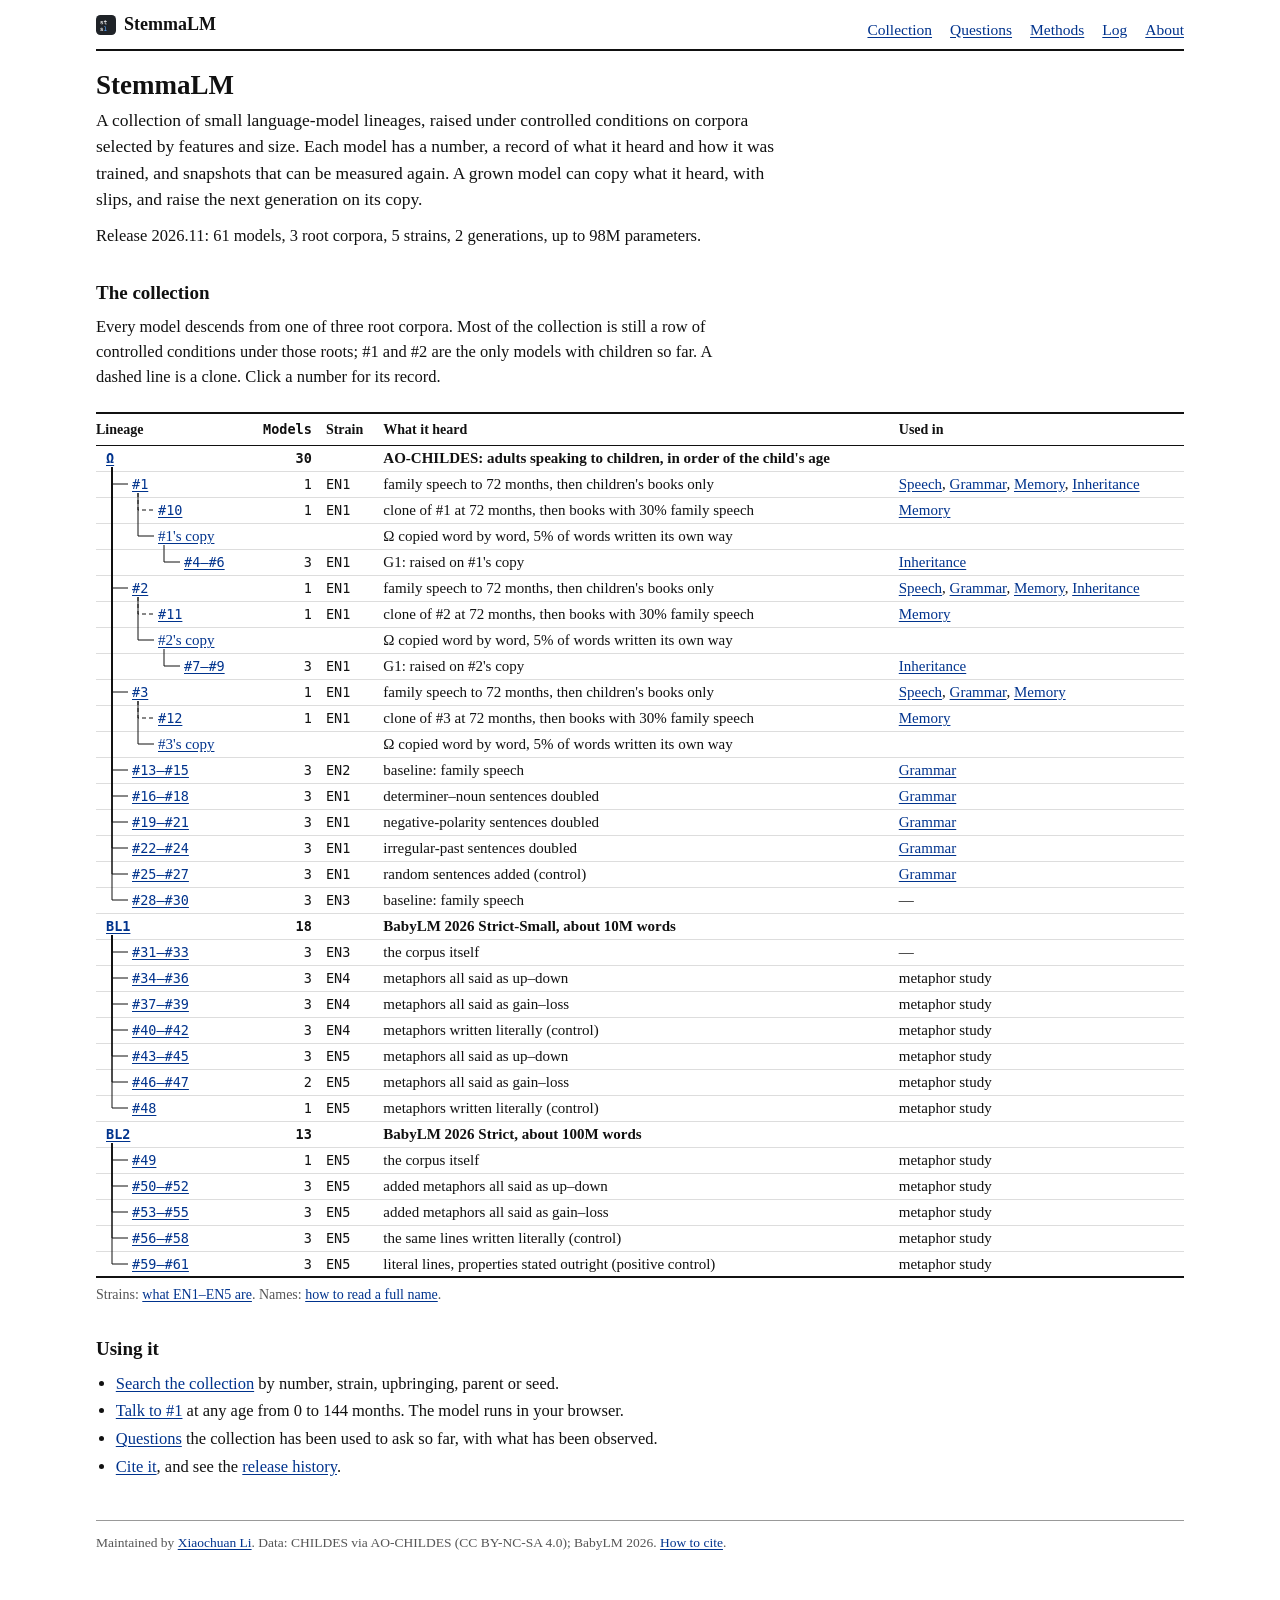
<file: index.html>
<!doctype html>
<html lang="en">
<head>
<meta charset="utf-8">
<meta name="viewport" content="width=device-width,initial-scale=1">
<title>StemmaLM</title>
<meta name="description" content="A collection of small language-model lineages, raised under controlled conditions on corpora selected by features and size.">
<link rel="stylesheet" href="style.css?v=20261106">
<link rel="icon" href="logo.svg?v=20261106" type="image/svg+xml">
<style>
  .stemma-wrap { position: relative; overflow-x: auto; margin: 22px 0 6px; }
  table.stemma { border-collapse: collapse; width: 100%; min-width: 860px; font-size: 15px; }
  table.stemma th { text-align: left; font-weight: 700; font-size: 14px; border-top: 2px solid var(--ink); border-bottom: 1px solid var(--ink); padding: 5px 14px 5px 0; }
  table.stemma td { height: 26px; padding: 0 14px 0 0; border-bottom: 1px solid var(--faint); white-space: nowrap; }
  table.stemma tr:last-child td { border-bottom: 2px solid var(--ink); }
  table.stemma td.heard { white-space: normal; }
  table.stemma td.node { position: relative; z-index: 1; }
  table.stemma tr.root td { font-weight: 700; }
  table.stemma .id { font-size: 13.5px; }
  table.stemma td.num, table.stemma th.num { text-align: right; font-family: var(--font-id); font-size: 13.5px; }
  svg.lines { position: absolute; left: 0; top: 0; pointer-events: none; }
  svg.lines path { fill: none; stroke: var(--ink); stroke-width: 1; }
  svg.lines path.clone { stroke-dasharray: 4 3; }
</style>
</head>
<body>
<div class="wrap">
  <div class="bar"></div>
  <h1>StemmaLM</h1>
  <p class="lede">A collection of small language-model lineages, raised under controlled conditions on corpora selected by features and size. Each model has a number, a record of what it heard and how it was trained, and snapshots that can be measured again. A grown model can copy what it heard, with slips, and raise the next generation on its copy.</p>
  <p id="counts"></p>

  <h2>The collection</h2>
  <p>Every model descends from one of three root corpora. Most of the collection is still a row of controlled conditions under those roots; #1 and #2 are the only models with children so far. A dashed line is a clone. Click a number for its record.</p>
  <div class="stemma-wrap" id="stemma">
    <table class="stemma"><thead><tr><th>Lineage</th><th class="num">Models</th><th>Strain</th><th>What it heard</th><th>Used in</th></tr></thead><tbody id="rows"></tbody></table>
  </div>
  <p class="small muted">Strains: <a href="methods.html#learners">what EN1–EN5 are</a>. Names: <a href="methods.html#names">how to read a full name</a>.</p>

  <h2>Using it</h2>
  <ul class="plain">
    <li><a href="individuals.html">Search the collection</a> by number, strain, upbringing, parent or seed.</li>
    <li><a href="individual.html?n=1">Talk to #1</a> at any age from 0 to 144 months. The model runs in your browser.</li>
    <li><a href="questions.html">Questions</a> the collection has been used to ask so far, with what has been observed.</li>
    <li><a href="about.html#cite">Cite it</a>, and see the <a href="about.html#releases">release history</a>.</li>
  </ul>

  <footer id="foot"></footer>
</div>
<script type="module">
import { header, registry, footerText } from "./site.js?v=20261106";
header("");
document.getElementById("foot").innerHTML = footerText;

const reg = await registry();
const inds = reg.individuals.filter((i) => i.status === "trained");
const rootOf = (i) => i.root || "Ω";
const strains = [...new Set(inds.map((i) => i.strain))];
const roots = ["Ω", "BL1", "BL2"].filter((r) => inds.some((i) => rootOf(i) === r));
document.getElementById("counts").textContent = `Release ${reg.release}: ${inds.length} models, ${roots.length} root corpora, ${strains.length} strains, ${1 + Math.max(...inds.map((i) => i.gen))} generations, up to 98M parameters.`;

const span = (m) => (m.length > 1 ? `#${m[0].serial}–#${m[m.length - 1].serial}` : `#${m[0].serial}`);
const usedIn = (m) => {
  const i = m[0];
  if (i.project === "metaphor study") return "metaphor study";
  if (i.experiment === "E14") return "—";
  if (i.experiment) return '<a href="questions.html#grammar">Grammar</a>';
  const q = (...d) => d.map((x) => `<a href="questions.html#${x.toLowerCase()}">${x}</a>`).join(", ");
  if (i.parent) return q("Inheritance");
  if (i.clone_of) return q("Memory");
  return i.serial === 3 ? q("Speech", "Grammar", "Memory") : q("Speech", "Grammar", "Memory", "Inheritance");
};
const ROOTNAME = { "Ω": "AO-CHILDES: adults speaking to children, in order of the child's age", BL1: "BabyLM 2026 Strict-Small, about 10M words", BL2: "BabyLM 2026 Strict, about 100M words" };
const rows = [];  // { depth, up, label, href, n, strain, heard, used, kind }
const add = (r) => { rows.push(r); return rows.length - 1; };
const heardOf = (i) => reg.envs_short[i.env] || i.env;

for (const root of roots) {
  const r = add({ depth: 0, up: null, label: root, mono: true, href: "methods.html#input", n: inds.filter((i) => rootOf(i) === root).length, strain: "", heard: ROOTNAME[root], used: "", kind: "root" });
  if (root === "Ω") for (const f of inds.filter((i) => i.web && !i.parent && !i.clone_of)) {
    const fr = add({ depth: 1, up: r, label: "#" + f.serial, href: `individual.html?n=${f.serial}`, n: 1, strain: f.strain, heard: "family speech to 72 months, then children's books only", used: usedIn([f]) });
    for (const c of inds.filter((i) => i.clone_of === f.serial))
      add({ depth: 2, up: fr, clone: true, label: "#" + c.serial, href: `individual.html?n=${c.serial}`, n: 1, strain: c.strain, heard: `clone of #${f.serial} at ${c.clone_at} months, then books with 30% family speech`, used: usedIn([c]) });
    const kids = inds.filter((i) => i.parent === f.serial);
    const cr = add({ depth: 2, up: fr, label: `#${f.serial}'s copy`, href: "collate.html", n: "", strain: "", heard: "Ω copied word by word, 5% of words written its own way", used: "", kind: "text" });
    if (kids.length) add({ depth: 3, up: cr, label: span(kids), href: `individuals.html?q=${encodeURIComponent("child of #" + f.serial)}`, n: kids.length, strain: kids[0].strain, heard: `G1: raised on #${f.serial}'s copy`, used: usedIn(kids) });
  }
  const bunches = new Map();
  for (const i of inds.filter((i) => rootOf(i) === root && !i.web)) {
    const k = i.strain + "·" + i.env;
    if (!bunches.has(k)) bunches.set(k, []);
    bunches.get(k).push(i);
  }
  for (const [k, m] of bunches)
    add({ depth: 1, up: r, label: span(m), href: `individuals.html?q=${encodeURIComponent(k)}&r=${encodeURIComponent(root)}`, n: m.length, strain: m[0].strain, heard: heardOf(m[0]), used: usedIn(m) });
}

const body = document.getElementById("rows");
for (const r of rows) {
  const tr = document.createElement("tr");
  if (r.kind === "root") tr.className = "root";
  tr.innerHTML = `<td class="node" style="padding-left:${10 + r.depth * 26}px"><a href="${r.href}" class="${r.kind === "text" ? "" : "id"}">${r.label}</a></td><td class="num">${r.n}</td><td class="id">${r.strain}</td><td class="heard">${r.heard}</td><td>${r.used}</td>`;
  body.append(tr);
}

// the stemma: a line from each row up to its parent, drawn over the first column
const NS = "http://www.w3.org/2000/svg", host = document.getElementById("stemma");
function draw() {
  host.querySelector("svg.lines")?.remove();
  const table = host.querySelector("table"), trs = [...body.children];
  const svg = document.createElementNS(NS, "svg");
  svg.setAttribute("class", "lines");
  svg.setAttribute("width", table.offsetWidth); svg.setAttribute("height", table.offsetHeight);
  const y = (k) => trs[k].offsetTop + trs[k].offsetHeight / 2;
  rows.forEach((r, k) => {
    if (r.up == null) return;
    const px = 16 + rows[r.up].depth * 26, x = 6 + r.depth * 26;
    const p = document.createElementNS(NS, "path");
    p.setAttribute("d", `M${px} ${y(r.up) + 9}V${y(k)}H${x}`);
    if (r.clone) p.setAttribute("class", "clone");
    svg.append(p);
  });
  host.append(svg);
}
draw();
addEventListener("resize", draw);
</script>
</body>
</html>
</file>
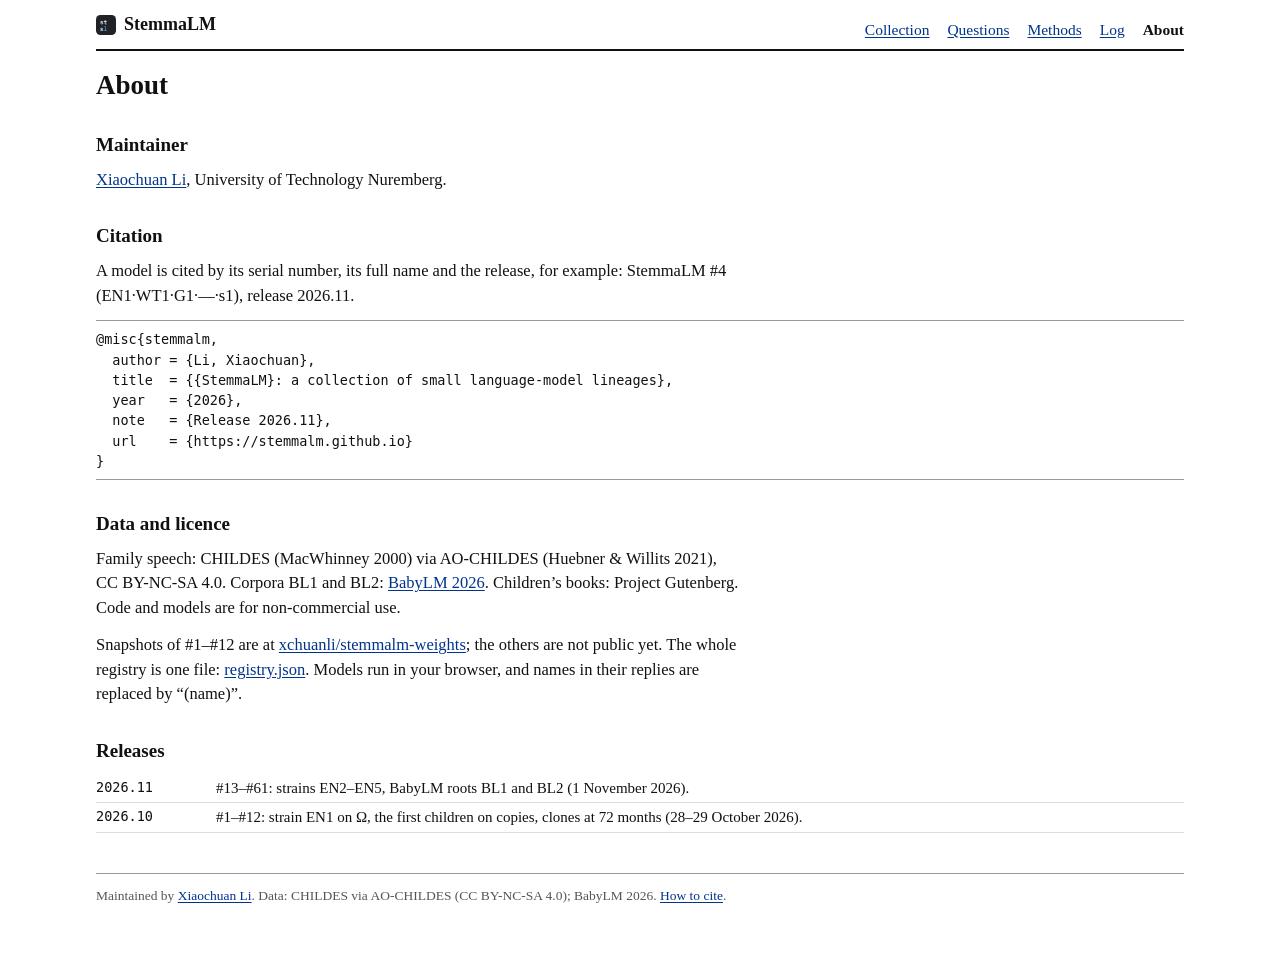
<file: about.html>
<!doctype html>
<html lang="en">
<head>
<meta charset="utf-8">
<meta name="viewport" content="width=device-width,initial-scale=1">
<title>About · StemmaLM</title>
<link rel="stylesheet" href="style.css?v=20261106">
<link rel="icon" href="logo.svg?v=20261106" type="image/svg+xml">
<style>
  pre.cite { font-family: var(--font-id); font-size: 13.5px; line-height: 1.5; border-top: 1px solid var(--rule); border-bottom: 1px solid var(--rule); padding: 8px 0; margin: 8px 0; overflow-x: auto; }
  table.rel { border-collapse: collapse; font-size: 15px; margin: 8px 0; width: 100%; }
  table.rel td { padding: 3px 18px 3px 0; vertical-align: top; border-bottom: 1px solid var(--faint); }
  table.rel td:first-child { font-family: var(--font-id); font-size: 13.5px; white-space: nowrap; }
</style>
</head>
<body>
<div class="wrap">
  <div class="bar"></div>
  <h1>About</h1>

  <h2>Maintainer</h2>
  <p><a href="https://xchuan-li.github.io">Xiaochuan Li</a>, University of Technology Nuremberg.</p>

  <h2 id="cite">Citation</h2>
  <p>A model is cited by its serial number, its full name and the release, for example: StemmaLM #4 (EN1·WT1·G1·—·s1), release <span id="rel1"></span>.</p>
  <pre class="cite" id="bib"></pre>

  <h2>Data and licence</h2>
  <p>Family speech: CHILDES (MacWhinney 2000) via AO-CHILDES (Huebner &amp; Willits 2021), CC BY-NC-SA 4.0. Corpora BL1 and BL2: <a href="https://babylm.github.io/">BabyLM 2026</a>. Children’s books: Project Gutenberg. Code and models are for non-commercial use.</p>
  <p>Snapshots of #1–#12 are at <a href="https://huggingface.co/xchuanli/stemmalm-weights">xchuanli/stemmalm-weights</a>; the others are not public yet. The whole registry is one file: <a href="registry.json">registry.json</a>. Models run in your browser, and names in their replies are replaced by “(name)”.</p>

  <h2 id="releases">Releases</h2>
  <table class="rel">
    <tr><td>2026.11</td><td>#13–#61: strains EN2–EN5, BabyLM roots BL1 and BL2 (1 November 2026).</td></tr>
    <tr><td>2026.10</td><td>#1–#12: strain EN1 on Ω, the first children on copies, clones at 72 months (28–29 October 2026).</td></tr>
  </table>

  <footer id="foot"></footer>
</div>
<script type="module">
import { header, registry, footerText } from "./site.js?v=20261106";
header("about");
document.getElementById("foot").innerHTML = footerText;
const reg = await registry();
document.getElementById("rel1").textContent = reg.release;
document.getElementById("bib").textContent = `@misc{stemmalm,
  author = {Li, Xiaochuan},
  title  = {{StemmaLM}: a collection of small language-model lineages},
  year   = {2026},
  note   = {Release ${reg.release}},
  url    = {https://stemmalm.github.io}
}`;
</script>
</body>
</html>
</file>
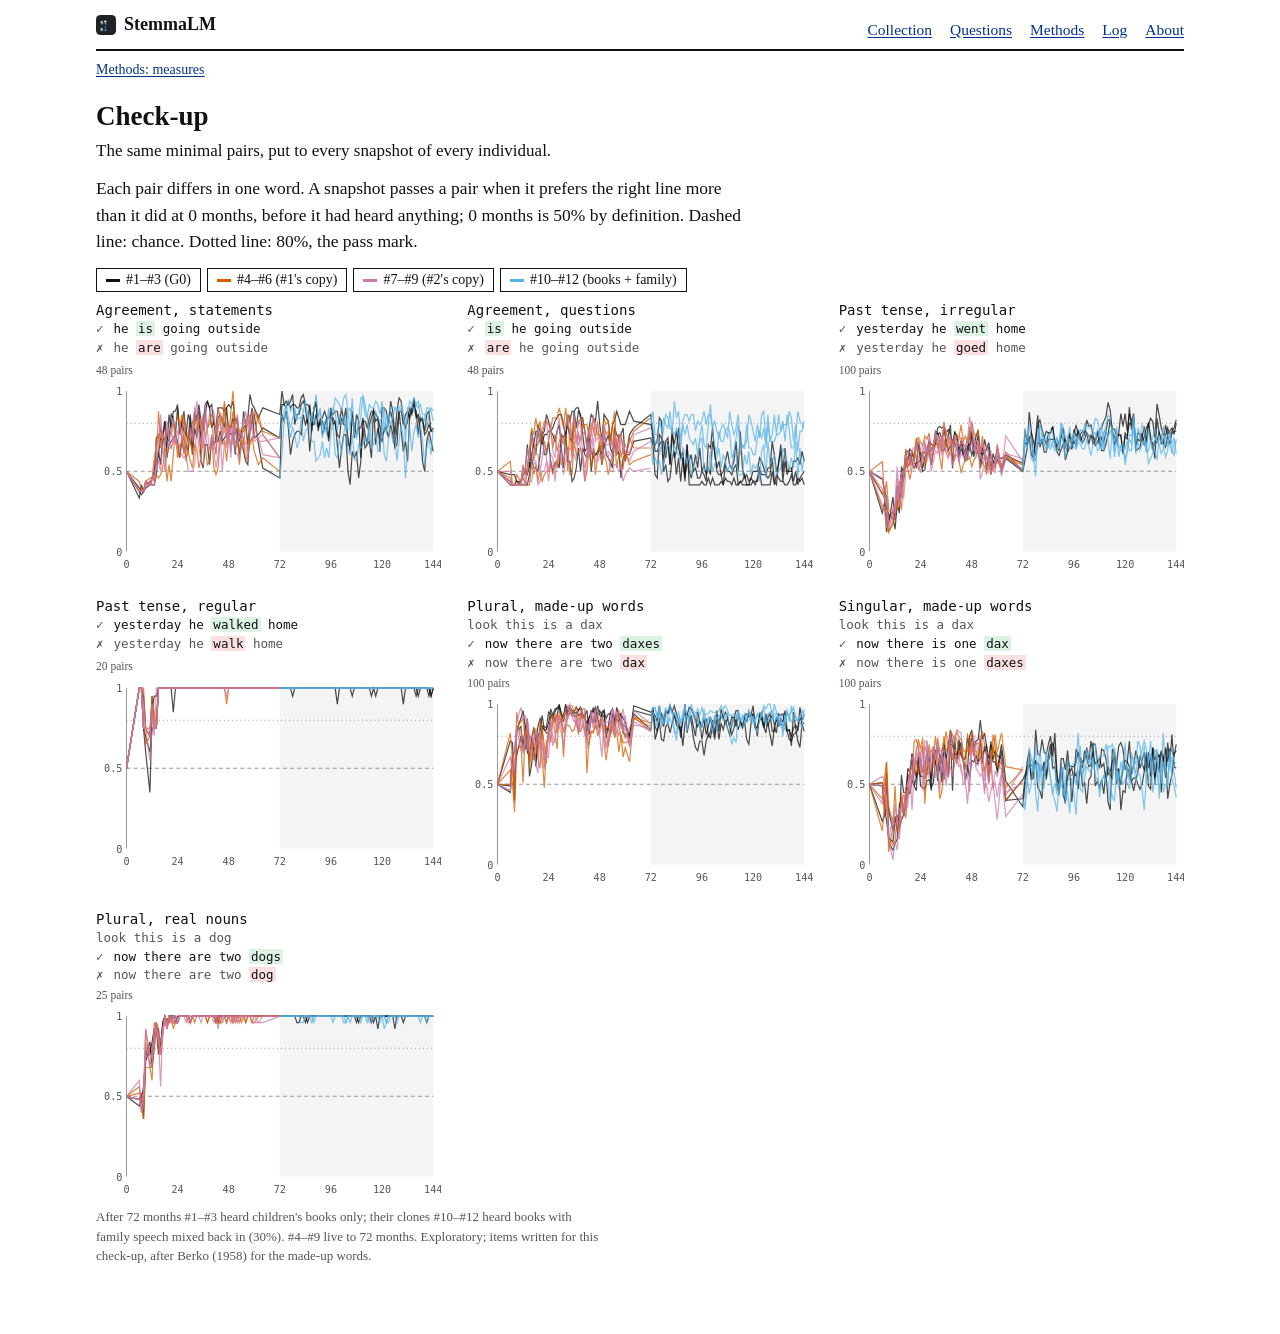
<file: checkup.html>
<!doctype html>
<html lang="en">
<head>
<meta charset="utf-8">
<meta name="viewport" content="width=device-width,initial-scale=1">
<title>Check-up · StemmaLM</title>
<link rel="stylesheet" href="style.css?v=20261106">
<link rel="icon" href="logo.svg?v=20261106" type="image/svg+xml">
</head>
<body>
<div class="wrap wide">
  <div class="bar"></div>
  <h1>Check-up</h1>
  <p class="sub">The same minimal pairs, put to every snapshot of every individual.</p>
  <p class="lede ck-lede">Each pair differs in one word. A snapshot passes a pair when it prefers the right line more than it did at 0 months, before it had heard anything; 0 months is 50% by definition. Dashed line: chance. Dotted line: 80%, the pass mark.</p>

  <div class="ck-tools" id="groups"></div>
  <div class="ck-grid" id="grid"></div>
  <p class="tbl-note">After 72 months #1–#3 heard children's books only; their clones #10–#12 heard books with family speech mixed back in (30%). #4–#9 live to 72 months. Exploratory; items written for this check-up, after Berko (1958) for the made-up words.</p>
</div>

<script type="module">
import { header, el } from "./site.js?v=20261106";
header("check-up");
const D = await fetch("checkup.json?v=" + Date.now()).then((r) => r.json());
const NS = "http://www.w3.org/2000/svg";
const s = (tag, a = {}, text) => { const e = document.createElementNS(NS, tag); for (const [k, v] of Object.entries(a)) e.setAttribute(k, v); if (text != null) e.textContent = text; return e; };

const GROUPS = [
  { key: "g0", name: "#1–#3 (G0)", serials: [1, 2, 3], color: "var(--ink)" },
  { key: "a", name: "#4–#6 (#1's copy)", serials: [4, 5, 6], color: "#d55e00" },
  { key: "b", name: "#7–#9 (#2's copy)", serials: [7, 8, 9], color: "#cc79a7" },
  { key: "m", name: "#10–#12 (books + family)", serials: [10, 11, 12], color: "#56b4e9" },
];
const PANELS = [
  ["agreement/statement", "Agreement, statements"], ["agreement/question", "Agreement, questions"],
  ["past/irregular", "Past tense, irregular"], ["past/regular", "Past tense, regular"],
  ["plural/nonce", "Plural, made-up words"], ["plural/singular", "Singular, made-up words"], ["plural/real", "Plural, real nouns"],
];
const on = new Set(GROUPS.map((g) => g.key));

const tools = document.getElementById("groups");
for (const g of GROUPS) {
  const b = el("button", { type: "button", class: "on" }, el("span", { class: "sw", style: `background:${g.color}` }), el("span", { text: g.name }));
  b.addEventListener("click", () => { on.has(g.key) ? on.delete(g.key) : on.add(g.key); b.classList.toggle("on"); draw(); });
  tools.append(b);
}

const W = 340, H = 190, L = 30, R = 8, T = 8, B = 24;
const x = (m) => L + (W - L - R) * m / 144, y = (a) => T + (H - T - B) * (1 - a);
function chart(key) {
  const g = s("svg", { viewBox: `0 0 ${W} ${H}`, role: "img", "aria-label": key });
  g.append(s("rect", { x: x(72), y: T, width: x(144) - x(72), height: H - T - B, fill: "var(--head)" }));
  for (const [v, dash] of [[0.5, "4 3"], [0.8, "1 3"]]) g.append(s("line", { x1: L, x2: W - R, y1: y(v), y2: y(v), stroke: "var(--rule)", "stroke-dasharray": dash }));
  for (const v of [0, 0.5, 1]) g.append(s("text", { x: L - 4, y: y(v) + 4, "text-anchor": "end", class: "ax" }, v));
  for (const m of [0, 24, 48, 72, 96, 120, 144]) g.append(s("text", { x: x(m), y: H - 8, "text-anchor": "middle", class: "ax" }, m));
  g.append(s("line", { x1: L, x2: L, y1: T, y2: H - B, stroke: "var(--rule)" }));
  for (const grp of GROUPS) {
    if (!on.has(grp.key)) continue;
    for (const n of grp.serials) {
      const pts = D.curves[n]?.[key];
      if (!pts) continue;
      const p = s("path", { d: pts.map(([m, a], k) => `${k ? "L" : "M"}${x(m).toFixed(1)} ${y(a).toFixed(1)}`).join(""), fill: "none", stroke: grp.color, "stroke-width": 1.2, opacity: 0.75, class: "ck-line" });
      p.append(s("title", {}, `#${n}`));
      g.append(p);
    }
  }
  return g;
}
// an example pair: the two lines one above the other, the word where they differ marked
function pair([context, good, bad]) {
  const g = good.split(" "), b = bad.split(" ");
  const line = (words, other, mark, cls) => el("div", { class: "ck-line " + cls }, el("span", { class: "ck-mark", text: mark }),
    ...words.flatMap((w, k) => [k ? " " : "", w === other[k] ? w : el("b", { text: w })]));
  return el("div", { class: "ck-ex" },
    ...(context ? [el("div", { class: "ck-ctx", text: context })] : []),
    line(g, b, "✓", "good"), line(b, g, "✗", "bad"));
}
function draw() {
  const grid = document.getElementById("grid");
  grid.replaceChildren(...PANELS.map(([key, title]) => {
    const ex = (D.examples[key] || [])[0];
    return el("div", { class: "ck-panel" },
      el("h3", { text: title }),
      ex ? pair(ex) : el("p", { class: "ck-ex" }),
      el("p", { class: "ck-n", text: `${D.n_items[key]} pairs` }),
      chart(key));
  }));
}
draw();
</script>
</body>
</html>
</file>
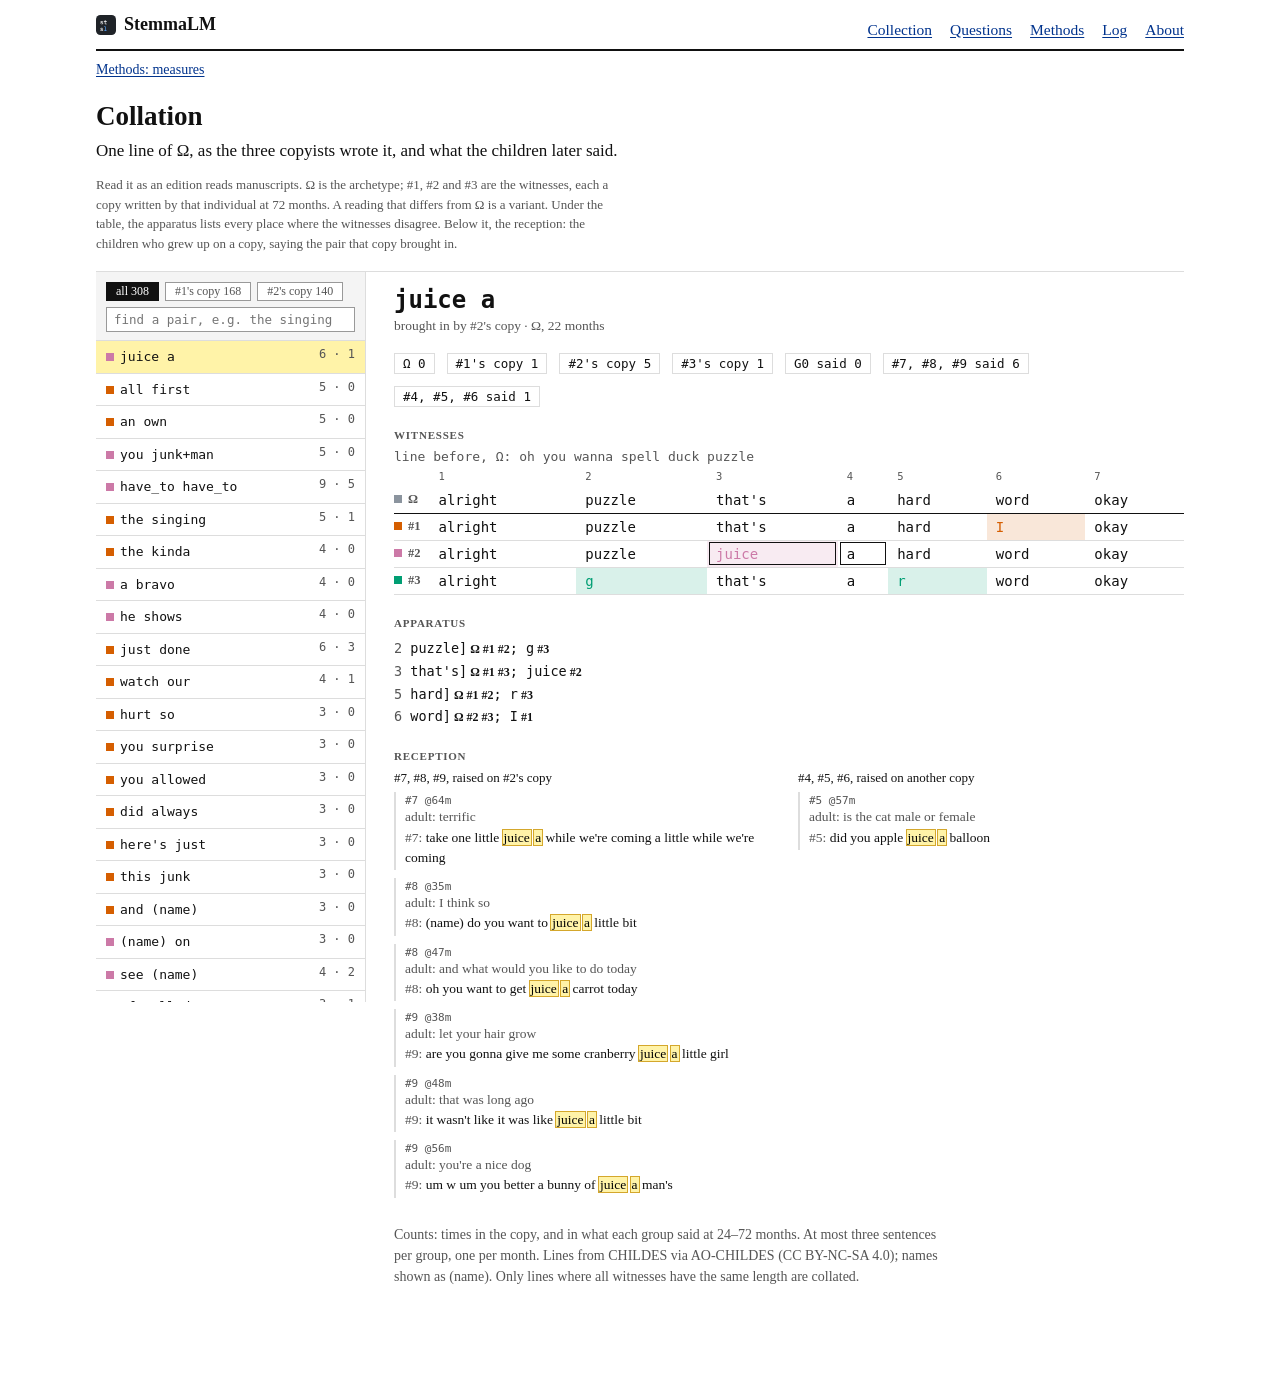
<file: collate.html>
<!doctype html>
<html lang="en">
<head>
<meta charset="utf-8">
<meta name="viewport" content="width=device-width,initial-scale=1">
<title>Collation · StemmaLM</title>
<link rel="stylesheet" href="style.css?v=20261106">
<link rel="icon" href="logo.svg?v=20261106" type="image/svg+xml">
<style>
.co { display: grid; grid-template-columns: 270px minmax(0, 1fr); gap: 0; border-top: 1px solid var(--faint); margin-top: 18px; }
.co-idx { border-right: 1px solid var(--faint); max-height: calc(100vh - 170px); overflow: auto; position: sticky; top: 0; }
.co-tools { display: flex; flex-wrap: wrap; gap: 6px; padding: 10px 10px 8px; border-bottom: 1px solid var(--faint); background: var(--head); position: sticky; top: 0; z-index: 1; }
.co-tools button { font: 12px var(--font-body); border: 1px solid var(--rule); background: #fff; border-radius: 12px; padding: 1px 9px; cursor: pointer; color: var(--muted); }
.co-tools button.on { background: var(--ink); color: #fff; border-color: var(--ink); }
.co-tools input { width: 100%; font: 12.5px var(--font-id); padding: 4px 7px; border: 1px solid var(--rule); border-radius: 4px; }
.co-it { display: grid; grid-template-columns: 1fr auto; gap: 6px; padding: 6px 10px; border-bottom: 1px solid var(--faint); cursor: pointer; font-size: 13px; }
.co-it:hover { background: var(--head); }
.co-it.on { background: var(--mark); }
.co-it .p { font-family: var(--font-id); }
.co-it .p i { display: inline-block; width: 8px; height: 8px; border-radius: 50%; margin-right: 6px; }
.co-it .k { font: 12px var(--font-id); color: var(--muted); }
.co-main { padding: 6px 0 40px 28px; min-width: 0; }
.lemma { font: 600 24px var(--font-id); margin: 8px 0 0; }
.lemma-sub { color: var(--muted); font-size: 13.5px; margin: 2px 0 16px; }
.sec-h { font: 600 11px var(--font-body); letter-spacing: .07em; text-transform: uppercase; color: var(--muted); margin: 22px 0 8px; }
.ctx { font: 13px var(--font-id); color: var(--muted); margin-bottom: 6px; }
.ctx span { color: var(--muted); }
.coll { border-collapse: collapse; font: 14px var(--font-id); }
.coll td { padding: 5px 9px; border-bottom: 1px solid var(--faint); white-space: nowrap; }
.coll td.sig { font: 600 12.5px var(--font-body); color: var(--muted); padding-left: 0; width: 1%; }
.coll td.sig i { display: inline-block; width: 8px; height: 8px; border-radius: 50%; margin-right: 6px; }
.coll tr.arch td { border-bottom: 1.5px solid var(--ink); }
.coll td.var { font-weight: 500; }
.coll td.lemma-cell { outline: 1.5px solid var(--ink); outline-offset: -3px; }
.coll .pos td { font: 10.5px var(--font-id); color: var(--muted); border: 0; padding-top: 0; }
.app { font: 13.5px/1.7 var(--font-id); }
.app b { font-weight: 500; }
.app .sg { font-family: var(--font-body); font-weight: 600; font-size: 12px; }
.rx { display: grid; grid-template-columns: repeat(2, minmax(0, 1fr)); gap: 18px; }
.rx h4 { font: 500 13px var(--font-body); margin: 0 0 6px; }
.rx .row { border-left: 2px solid var(--faint); padding: 2px 0 2px 9px; margin: 0 0 8px; font-size: 13.5px; }
.rx .meta { font: 11px var(--font-id); color: var(--muted); }
.rx .adult { color: var(--muted); }
.rx mark { background: var(--mark); outline: 1px solid #d4a72c; padding: 0 1px; }
.cnt { display: flex; gap: 12px; flex-wrap: wrap; font: 12.5px var(--font-id); }
.cnt span { border: 1px solid var(--faint); border-radius: 4px; padding: 2px 8px; }
.cnt b { font-weight: 500; }
.legend-co { font-size: 13px; color: var(--muted); max-width: 80ch; }
@media (max-width: 860px) { .co { grid-template-columns: minmax(0, 1fr); } .co-idx { position: static; max-height: 260px; border-right: 0; border-bottom: 1px solid var(--faint); } .co-main { padding-left: 0; } .rx { grid-template-columns: minmax(0, 1fr); } .coll-wrap { overflow-x: auto; } }
</style>
</head>
<body>
<div class="wrap wide">
  <div class="bar"></div>
  <h1>Collation</h1>
  <p class="sub">One line of Ω, as the three copyists wrote it, and what the children later said.</p>
  <p class="legend-co">Read it as an edition reads manuscripts. Ω is the archetype; #1, #2 and #3 are the witnesses, each a copy written by that individual at 72 months. A reading that differs from Ω is a variant. Under the table, the apparatus lists every place where the witnesses disagree. Below it, the reception: the children who grew up on a copy, saying the pair that copy brought in.</p>

  <div class="co">
    <aside class="co-idx">
      <div class="co-tools" id="tools"></div>
      <div id="idx"></div>
    </aside>
    <section class="co-main" id="main"></section>
  </div>
</div>

<script type="module">
import { header, el } from "./site.js?v=20261106";
header("collation");
const [C, V, reg] = await Promise.all(["collate.json", "variants.json", "registry.json"].map((u) => fetch(u + "?v=" + Date.now()).then((r) => r.json())));
const COPY = { 1: "#d55e00", 2: "#cc79a7", 3: "#009e73" };
const byId = new Map(V.variants.map((v) => [v.id, v]));
const kids = (c) => reg.individuals.filter((i) => i.parent === c).map((i) => String(i.serial));
const others = (c) => reg.individuals.filter((i) => i.parent && i.parent !== c).map((i) => String(i.serial));
const sum = (o, ks) => ks.reduce((a, k) => a + (o[k] || 0), 0);
for (const e of C) { const v = byId.get(e.id); e.pair = v.pair; e.own = sum(v.speech, kids(e.copy)); e.oth = sum(v.speech, others(e.copy)); e.v = v; }

const S = { copy: "all", q: "", sel: null };
const tools = document.getElementById("tools");
function drawTools() {
  tools.replaceChildren(
    ...[["all", "all"], ["1", "#1's copy"], ["2", "#2's copy"]].map(([k, name]) => {
      const b = el("button", { type: "button", text: `${name} ${k === "all" ? C.length : C.filter((e) => String(e.copy) === k).length}` });
      if (S.copy === k) b.classList.add("on");
      b.onclick = () => { S.copy = k; render(); };
      return b;
    }),
    Object.assign(el("input", { type: "search", placeholder: "find a pair, e.g. the singing" }), { value: S.q, oninput: (ev) => { S.q = ev.target.value; drawIdx(); } }));
}
const list = () => C.filter((e) => (S.copy === "all" || String(e.copy) === S.copy) && (!S.q || e.pair.includes(S.q.trim())))
  .sort((a, b) => (b.own - b.oth) - (a.own - a.oth) || b.own - a.own);
function drawIdx() {
  const box = document.getElementById("idx"), L = list();
  box.replaceChildren(...L.map((e) => {
    const d = el("div", { class: "co-it" + (S.sel === e ? " on" : "") },
      el("span", { class: "p" }, el("i", { style: `background:${COPY[e.copy]}` }), document.createTextNode(e.pair)),
      el("span", { class: "k", text: `${e.own} · ${e.oth}` }));
    d.title = `said ${e.own} times by #${e.copy}'s children, ${e.oth} by the others`;
    d.onclick = () => { S.sel = e; drawIdx(); drawMain(); };
    return d;
  }));
  if (!S.sel && L.length) { S.sel = L[0]; drawIdx(); drawMain(); }
}

let EX = null;
const getEx = () => EX || (EX = fetch("excerpts.json?v=" + Date.now()).then((r) => r.json()));
function marked(text, pair) {
  const w = text.split(" "), p = pair.split(" "), out = el("span");
  const hit = new Set(); for (let i = 0; i + 1 < w.length; i++) if (w[i] === p[0] && w[i + 1] === p[1]) { hit.add(i); hit.add(i + 1); }
  w.forEach((x, i) => { if (i) out.append(" "); out.append(hit.has(i) ? el("mark", { text: x }) : document.createTextNode(x)); });
  return out;
}
async function drawMain() {
  const e = S.sel, M = document.getElementById("main");
  if (!e) { M.replaceChildren(el("p", { class: "muted", text: "No line matches." })); return; }
  const W = e.witnesses, n = W["Ω"].length, p = e.pair.split(" ");
  // where the lemma (the pair) sits in the copy that brought it in
  const w0 = W[String(e.copy)]; let at = -1; for (let i = 0; i + 1 < n; i++) if (w0[i] === p[0] && w0[i + 1] === p[1]) { at = i; break; }
  const table = el("table", { class: "coll" });
  const pos = el("tr", { class: "pos" }, el("td"), ...Array.from({ length: n }, (_, i) => el("td", { text: i + 1 })));
  table.append(pos);
  for (const s of ["Ω", "1", "2", "3"]) {
    const tr = el("tr", { class: s === "Ω" ? "arch" : "" });
    tr.append(el("td", { class: "sig" }, el("i", { style: `background:${s === "Ω" ? "#8b949e" : COPY[s]}` }), document.createTextNode(s === "Ω" ? "Ω" : "#" + s)));
    W[s].forEach((w, i) => {
      const td = el("td", { text: w });
      if (s !== "Ω" && w !== W["Ω"][i]) { td.classList.add("var"); td.style.background = COPY[s] + "26"; td.style.color = COPY[s]; }
      if (s === String(e.copy) && (i === at || i === at + 1)) td.classList.add("lemma-cell");
      tr.append(td);
    });
    table.append(tr);
  }
  // apparatus: at each place where the witnesses disagree, the reading of Ω and which witnesses share each reading
  const app = el("div", { class: "app" });
  for (let i = 0; i < n; i++) {
    const readings = new Map();
    for (const s of ["Ω", "1", "2", "3"]) { const w = W[s][i]; if (!readings.has(w)) readings.set(w, []); readings.get(w).push(s); }
    if (readings.size < 2) continue;
    const [lem, ...rest] = [...readings.entries()].sort((a, b) => (b[1].includes("Ω") ? 1 : 0) - (a[1].includes("Ω") ? 1 : 0));
    const sig = (ss) => el("span", { class: "sg", text: " " + ss.map((s) => (s === "Ω" ? "Ω" : "#" + s)).join(" ") });
    const line = el("div", {}, el("span", { class: "muted", text: `${i + 1} ` }), el("b", { text: lem[0] }), document.createTextNode("]"), sig(lem[1]));
    for (const [w, ss] of rest) line.append(document.createTextNode("; "), el("span", { text: w }), sig(ss));
    app.append(line);
  }
  // reception: what the children said
  const ex = (await getEx())[e.id];
  const said = (ns) => ns.flatMap((k) => (ex.speech[k] || []).map((o) => el("div", { class: "row" },
    el("div", { class: "meta", text: `#${k} @${o.month}m` }), el("div", { class: "adult", text: "adult: " + o.adult }), el("div", {}, el("span", { class: "muted", text: `#${k}: ` }), marked(o.said, e.pair)))));
  const ownK = kids(e.copy), othK = others(e.copy), g0 = ["1", "2", "3"];
  const counts = el("div", { class: "cnt" },
    el("span", {}, document.createTextNode("Ω "), el("b", { text: e.v.omega })),
    ...["1", "2", "3"].map((s) => el("span", {}, document.createTextNode(`#${s}'s copy `), el("b", { text: e.v.copies[s] }))),
    el("span", {}, document.createTextNode("G0 said "), el("b", { text: sum(e.v.speech, g0) })),
    el("span", {}, document.createTextNode(`#${ownK.join(", #")} said `), el("b", { text: e.own })),
    el("span", {}, document.createTextNode(`#${othK.join(", #")} said `), el("b", { text: e.oth })));
  M.replaceChildren(
    el("div", { class: "lemma", text: e.pair }),
    el("div", { class: "lemma-sub", text: `brought in by #${e.copy}'s copy · Ω, ${e.month} months` }),
    counts,
    el("div", { class: "sec-h", text: "Witnesses" }),
    ...(e.before ? [el("div", { class: "ctx" }, el("span", { text: "line before, Ω:  " }), document.createTextNode(e.before))] : []),
    el("div", { class: "coll-wrap" }, table),
    el("div", { class: "sec-h", text: "Apparatus" }),
    app,
    el("div", { class: "sec-h", text: "Reception" }),
    el("div", { class: "rx" },
      el("div", {}, el("h4", { text: `#${ownK.join(", #")}, raised on #${e.copy}'s copy` }), ...(said(ownK).length ? said(ownK) : [el("p", { class: "muted small", text: "—" })])),
      el("div", {}, el("h4", { text: `#${othK.join(", #")}, raised on another copy` }), ...(said(othK).length ? said(othK) : [el("p", { class: "muted small", text: "—" })]))),
    el("p", { class: "muted small", style: "margin-top:18px", text: "Counts: times in the copy, and in what each group said at 24–72 months. At most three sentences per group, one per month. Lines from CHILDES via AO-CHILDES (CC BY-NC-SA 4.0); names shown as (name). Only lines where all witnesses have the same length are collated." }));
}
function render() { drawTools(); drawIdx(); drawMain(); }
render();
</script>
</body>
</html>
</file>
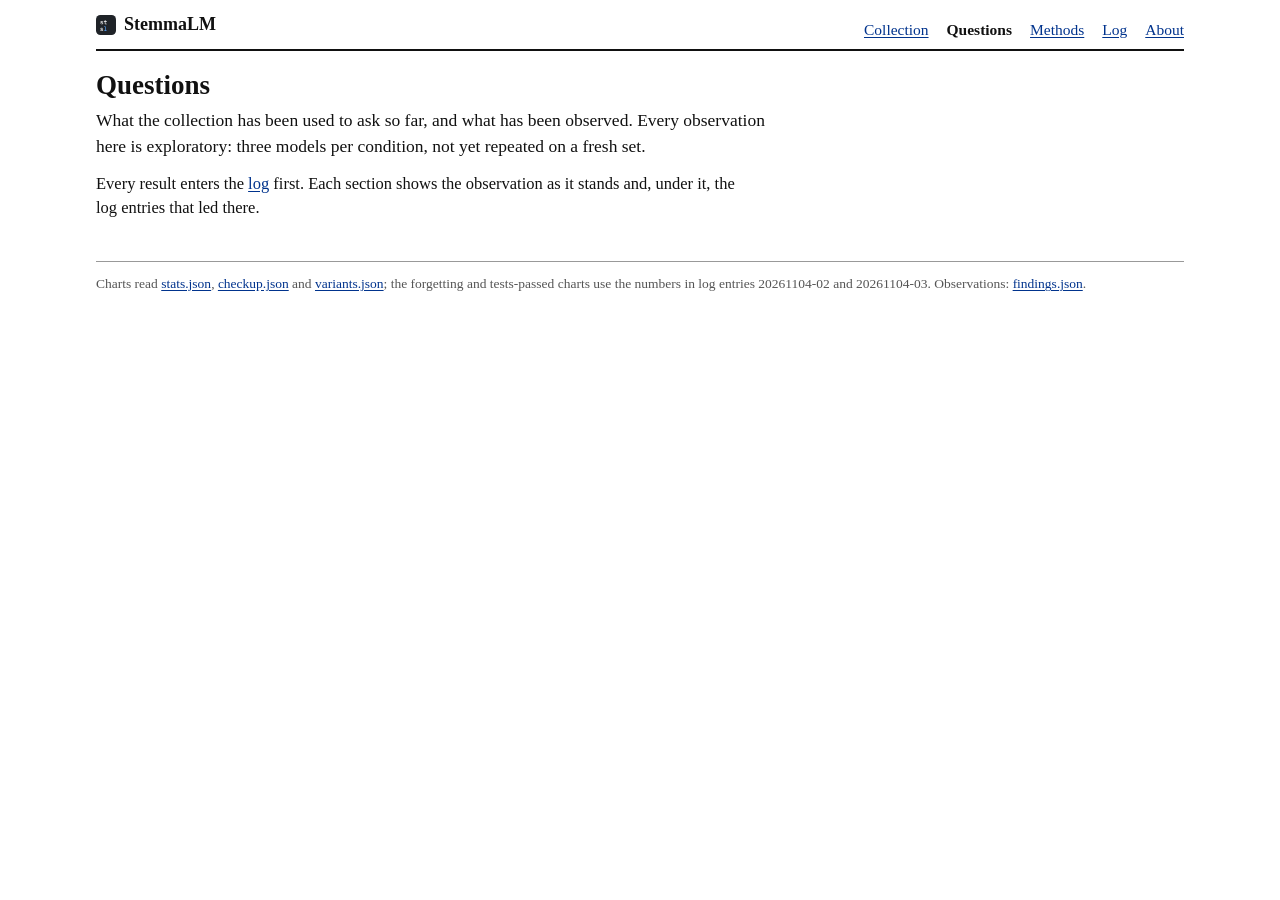
<file: findings.html>
<!doctype html>
<html lang="en"><head><meta charset="utf-8"><meta http-equiv="refresh" content="0; url=questions.html"><title>StemmaLM</title><link rel="canonical" href="questions.html"></head>
<body><p><a href="questions.html">Findings are now on the Questions page.</a></p></body></html>
</file>
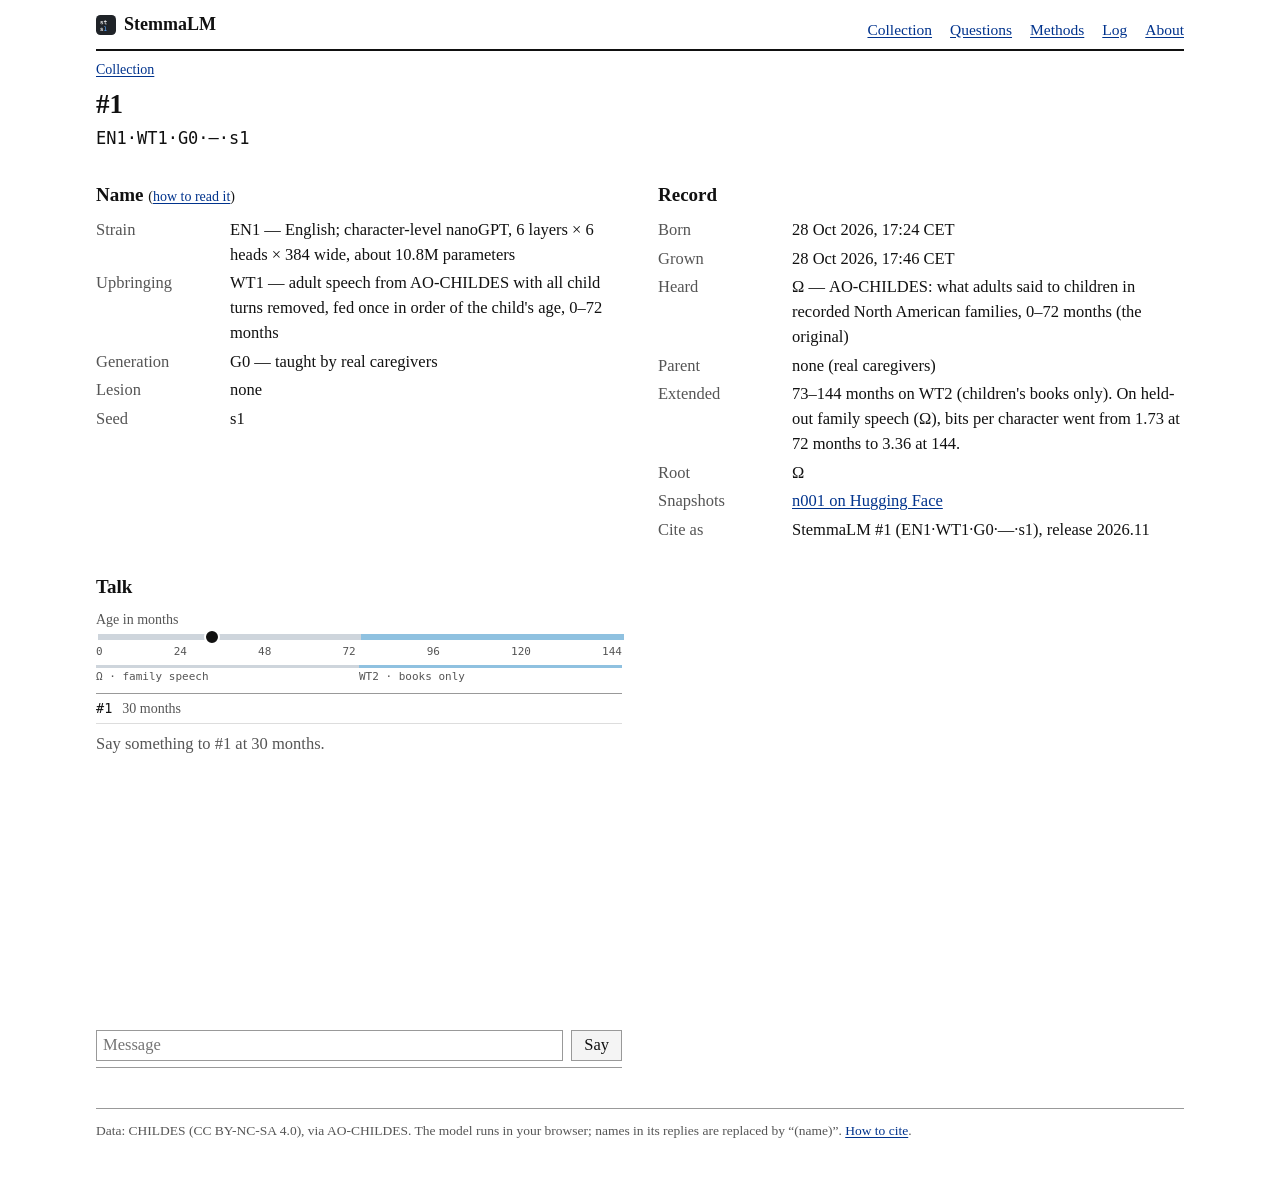
<file: individual.html>
<!doctype html>
<html lang="en">
<head>
<meta charset="utf-8">
<meta name="viewport" content="width=device-width,initial-scale=1">
<title>StemmaLM</title>
<link rel="stylesheet" href="style.css?v=20261106">
<link rel="icon" href="logo.svg?v=20261106" type="image/svg+xml">
</head>
<body>
<div class="wrap wide">
  <div class="bar"></div>

  <a href="individuals.html" class="crumb">Collection</a>
  <h1 id="title" style="margin-top:6px">#</h1>
  <div class="sub id" id="full"></div>

  <div class="cols ind-top">
    <div><h2>Name <span class="small" style="font-weight:400">(<a href="methods.html#names">how to read it</a>)</span></h2><dl class="anat" id="anat"></dl></div>
    <div><h2>Record</h2><dl class="anat" id="life"></dl></div>
  </div>

  <div class="cols ind-talk">

  <section id="talk-sec" hidden>
    <h2>Talk</h2>
    <div class="age">
      <label for="age" class="muted" style="font-size:14px">Age in months</label>
      <input type="range" id="age" min="0" max="72" step="1" value="30">
      <div class="ticks" id="ticks" aria-hidden="true"></div>
      <div class="phases" id="phases" aria-hidden="true"></div>
    </div>
    <div class="chat">
      <div class="chat-head"><span class="chat-name" id="chat-name"></span><span class="chat-sub" id="chat-sub"></span></div>
      <div class="chat-log" id="log" aria-live="polite"></div>
      <form id="compose" class="chat-compose" autocomplete="off">
        <input id="say" type="text" placeholder="Message" aria-label="What you say">
        <button type="submit" id="send" aria-label="Send">Say</button>
      </form>
    </div>
  </section>
  <section id="cmp-sec" hidden>
    <h2>Same line, two ages</h2>
    <div class="cmp-ages">
      <label>age <select id="age-a"></select></label>
      <label>against <select id="age-b"></select></label>
    </div>
    <form id="cmp-form" class="chat-compose cmp-compose" autocomplete="off">
      <input id="cmp-say" type="text" placeholder="say one line to both" aria-label="What you say to both ages">
      <button type="submit" id="cmp-send" aria-label="Send to both">Say</button>
    </form>
    <div id="cmp-log" class="cmp-log" aria-live="polite"></div>
  </section>
  </div>
  <p class="muted" id="not-yet" hidden style="margin-top:28px">Not grown yet.</p>

  <footer>Data: CHILDES (CC BY-NC-SA 4.0), via AO-CHILDES. The model runs in your browser; names in its replies are replaced by “(name)”. <a href="about.html#cite">How to cite</a>.</footer>
</div>

<script type="module">
import { registry, fullId, STATUS, el, header } from "./site.js?v=20261106";
header("");
import { decode, makeModel, reply, scrub } from "./stemma.js?v=20261106";

// weights: the public model repo on Hugging Face; a local folder when previewing on this machine
const LOCAL = /^(localhost|127\.0\.0\.1)$/.test(location.hostname) && !new URLSearchParams(location.search).has("hf");  // ?hf: use the public weights while previewing
const BASE = LOCAL ? "weights/" : "https://huggingface.co/xchuanli/stemmalm-weights/resolve/main/";

const reg = await registry();
const serial = Number(new URLSearchParams(location.search).get("n")) || 1;
const ind = reg.individuals.find((i) => i.serial === serial) || reg.individuals[0];
const pad = (n) => String(n).padStart(3, "0");

document.title = `#${ind.serial} · StemmaLM`;
document.getElementById("title").textContent = "#" + ind.serial;
document.getElementById("full").textContent = fullId(ind);

// how the full name reads, part by part
const anat = document.getElementById("anat");
const when = (iso) => iso ? new Date(iso).toLocaleString("en-GB", { timeZone: "Europe/Berlin", day: "numeric", month: "short", year: "numeric", hour: "2-digit", minute: "2-digit" }) + " CET" : "—";
const rows = [
  ["Strain", `${ind.strain} — ${reg.strains[ind.strain]}`],
  ["Upbringing", `${ind.env} — ${reg.envs[ind.env]}`],
  ["Generation", ind.gen === 0 ? "G0 — taught by real caregivers" : `G${ind.gen} — taught by its parent's copy`],
  ["Lesion", ind.lesion || "none"],
  ["Seed", `s${ind.seed}`],
];
for (const [k, v] of rows) anat.append(el("dt", { text: k }), el("dd", { text: v }));

// its life so far: facts from the registry
const life = document.getElementById("life");
const lifeRows = [
  ["Born", when(ind.born)],
  ["Grown", when(ind.grown)],
  ["Heard", ind.heard ? `${ind.heard} — ${reg.corpora?.[ind.heard] || ""}` : "—"],
  ["Parent", ind.parent ? `#${ind.parent}` : "none (real caregivers)"],
  ...(ind.clone_of ? [["Clone of", `#${ind.clone_of} at ${ind.clone_at} months: the same life up to then, a different one after`]] : []),
];
for (const x of ind.extended || [])
  lifeRows.push(["Extended", `${x.months[0]}–${x.months[1]} months on ${x.env}${x.env === "WT2" ? " (children's books only)" : x.env === "WT2m" ? " (70% children's books, 30% family speech)" : ""}. On held-out family speech (Ω), bits per character went from ${x.omega_bpc[0].toFixed(2)} at 72 months to ${x.omega_bpc[1].toFixed(2)} at ${x.months[1]}.`]);
for (const [k, v] of lifeRows) life.append(el("dt", { text: k }), el("dd", { text: v }));
const pa = life.querySelectorAll("dd")[3];
if (ind.parent) { pa.textContent = ""; pa.append(el("a", { href: `individual.html?n=${ind.parent}`, text: `#${ind.parent}` })); }

// more of its record, when the registry has it
const extra = [["Root", ind.root || "Ω"], ...(ind.experiment ? [["Experiment", ind.experiment]] : []), ...(ind.dev_loss != null ? [["Held-out loss", `${ind.dev_loss.toFixed(4)} nats/token at the end of training`]] : []), ...(ind.note ? [["Note", ind.note]] : [])];
for (const [k, v] of extra) life.append(el("dt", { text: k }), el("dd", { text: v }));
// where its snapshots are, and how to cite it
const wd = el("dd");
if (ind.web) wd.append(el("a", { href: `https://huggingface.co/xchuanli/stemmalm-weights/tree/main/n${pad(ind.serial)}`, text: `n${pad(ind.serial)} on Hugging Face` })); else wd.textContent = "not public yet";
life.append(el("dt", { text: "Snapshots" }), wd);
life.append(el("dt", { text: "Cite as" }), el("dd", { text: `StemmaLM #${ind.serial} (${fullId(ind)}), release ${reg.release}` }));

if (ind.status !== "trained") {
  document.getElementById("not-yet").hidden = false;
} else if (!ind.web) {
  // only #1–#12 (EN1, character level) have snapshots exported for the browser; the others' weights are on the cluster
  const p = document.getElementById("not-yet");
  p.textContent = `No conversation for #${ind.serial}: its snapshots are not public yet.`;
  p.hidden = false;
} else {
  document.getElementById("talk-sec").hidden = false;
  const state = { age: 30, logs: {} };
  // the slider covers the whole life; each stretch of it is coloured by what the individual heard then
  const MAX = Math.max(72, ...(ind.extended || []).map((x) => x.months[1]));
  const slider = document.getElementById("age");
  slider.max = MAX;
  const phases = [{ from: 0, to: 72, env: ind.heard || "Ω", cls: "p0" }, ...(ind.extended || []).map((x, k) => ({ from: x.months[0] - 1, to: x.months[1], env: x.env, cls: x.env === "WT2m" ? "p2" : "p" + (k + 1) }))];
  const pct = (m) => (100 * m / MAX).toFixed(2) + "%";
  slider.style.background = "linear-gradient(to right, " + phases.map((p) => `var(--${p.cls}) ${pct(p.from)} ${pct(p.to)}`).join(", ") + ")";
  const ticks = document.getElementById("ticks");
  for (let m = 0; m <= MAX; m += MAX > 72 ? 24 : 12) ticks.append(el("span", { text: String(m) }));
  if (phases.length > 1) {
    const ph = document.getElementById("phases");
    for (const p of phases) ph.append(el("span", { class: p.cls, style: `width:${pct(p.to - p.from)}`, text: p.env === "WT2" ? "WT2 · books only" : p.env === "WT2m" ? "WT2m · books + family speech" : p.env + " · family speech" }));
  }
  let man = null;
  const models = new Map();

  // a clone's life before the branch point is the original's; its snapshots are read from there
  const manifests = {};
  const getMan = (n) => manifests[n] || (manifests[n] = fetch(`${BASE}n${pad(n)}/web/manifest.json`).then((r) => { if (!r.ok) throw 0; return r.json(); }));
  async function modelAt(age) {
    const src = ind.clone_of && age < ind.clone_at ? ind.clone_of : serial;
    man = await getMan(src);
    const month = Math.max(...man.snapshots.filter((s) => s <= age));
    const key = src + "@" + month;
    if (!models.has(key)) {
      // snapshots up to 72 months are named m06 ... m72, later ones m073 ... m144
      const buf = await fetch(`${BASE}n${pad(src)}/web/m${String(month).padStart(month > 72 ? 3 : 2, "0")}.bin`).then((r) => { if (!r.ok) throw 0; return r.arrayBuffer(); });
      models.set(key, makeModel(man, decode(buf)));
      if (models.size > 3) models.delete(models.keys().next().value);
    }
    return models.get(key);
  }

  function render(typing = false) {
    document.getElementById("chat-name").textContent = `#${serial}`;
    document.getElementById("chat-sub").textContent = `${state.age} months`;
    const log = document.getElementById("log");
    log.innerHTML = "";
    const msgs = state.logs[state.age] || [];
    if (!msgs.length && !typing) log.append(el("p", { class: "chat-empty", text: `Say something to #${serial} at ${state.age} months.` }));
    msgs.forEach((m, k) => {
      const mine = m.role === "adult", next = msgs[k + 1];
      const tail = !next || next.role !== m.role;  // the last bubble of a run gets the tail
      log.append(el("div", { class: "bubble " + (mine ? "me" : "it") + (tail ? " tail" : "") , text: m.text || "…" }));
    });
    if (typing) log.append(el("div", { class: "bubble it tail typing", "aria-label": "typing" }, el("span"), el("span"), el("span")));
    log.scrollTop = log.scrollHeight;
  }

  document.getElementById("age").addEventListener("input", (e) => { state.age = Number(e.target.value); render(); });
  document.getElementById("compose").addEventListener("submit", async (e) => {
    e.preventDefault();
    const input = document.getElementById("say"), text = input.value.trim();
    if (!text) return;
    const age = state.age, msgs = state.logs[age] = state.logs[age] || [];
    msgs.push({ role: "adult", text }); input.value = ""; render(true);
    const send = document.getElementById("send");
    send.disabled = true;
    if (!models.size) document.getElementById("chat-sub").textContent = "loading (about 21 MB)…";
    try {
      const model = await modelAt(age);
      await new Promise((r) => setTimeout(r, 20));
      // the conversation so far, one turn per line, as the individual has always heard speech
      const convo = msgs.map((m) => m.text.replace(/\s+/g, " ").slice(0, 200)).join("\n") + "\n";
      msgs.push({ role: "model", text: scrub(reply(model, convo)) });
    } catch {
      msgs.push({ role: "model", text: "(no answer)" });
    }
    send.disabled = false; render(); input.focus();
  });
  render();

  // the same line to two ages, answers side by side
  const ages = (man0) => man0.snapshots;
  const sa = document.getElementById("age-a"), sb = document.getElementById("age-b");
  const own = await getMan(serial).catch(() => null);
  const before = ind.clone_of ? await getMan(ind.clone_of).catch(() => null) : null;
  man = own && { ...own, snapshots: [...new Set([...(before ? before.snapshots.filter((s) => s < ind.clone_at) : []), ...own.snapshots])].sort((a, b) => a - b) };
  if (man) {
    document.getElementById("cmp-sec").hidden = false;
    for (const s of [sa, sb]) for (const m of ages(man)) s.append(el("option", { value: m, text: m + " months" }));
    sa.value = 72; sb.value = String(Math.max(...ages(man)));
    if (sb.value === "72") sa.value = "36";
    document.getElementById("cmp-form").addEventListener("submit", async (e) => {
      e.preventDefault();
      const input = document.getElementById("cmp-say"), text = input.value.trim();
      if (!text) return;
      input.value = "";
      const a = Number(sa.value), b = Number(sb.value);
      const cell = (age) => el("div", { class: "cmp-cell" }, el("div", { class: "ex-meta", text: `#${serial} @${age}m` }), el("div", { class: "cmp-reply", text: "…" }));
      const ca = cell(a), cb = cell(b);
      const item = el("div", { class: "cmp-item" }, el("div", { class: "cmp-adult" }, el("span", { class: "muted", text: "you  " }), el("span", { text })), el("div", { class: "cmp-pair" }, ca, cb));
      const logEl = document.getElementById("cmp-log");
      logEl.prepend(item);
      document.getElementById("cmp-send").disabled = true;
      for (const [age, c] of [[a, ca], [b, cb]]) {
        try {
          const model = await modelAt(age);
          await new Promise((r) => setTimeout(r, 20));
          c.querySelector(".cmp-reply").textContent = scrub(reply(model, text.replace(/\s+/g, " ").slice(0, 200) + "\n")) || "…";
        } catch { c.querySelector(".cmp-reply").textContent = "(no answer)"; }
      }
      document.getElementById("cmp-send").disabled = false;
    });
  }
}
</script>
</body>
</html>
</file>
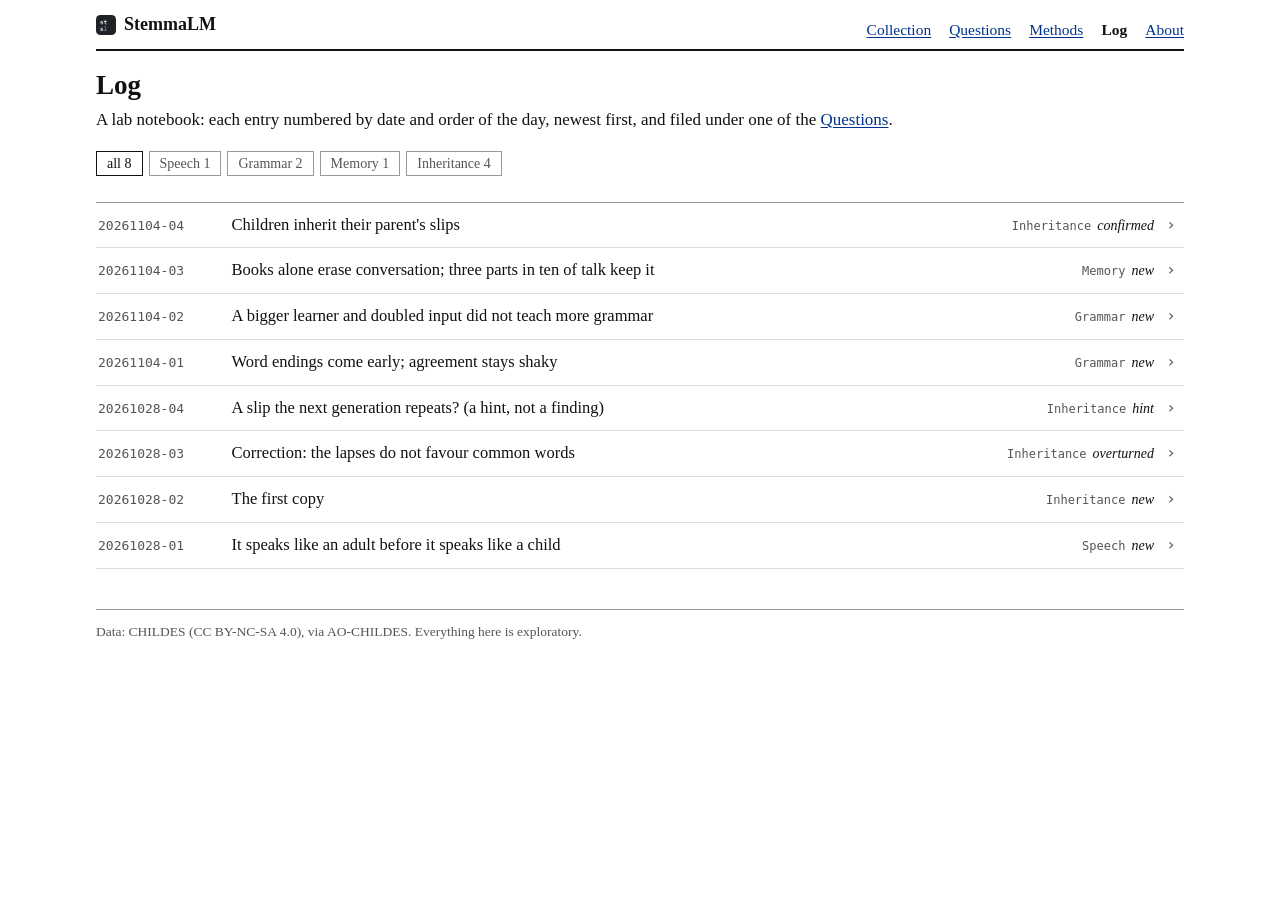
<file: log.html>
<!doctype html>
<html lang="en">
<head>
<meta charset="utf-8">
<meta name="viewport" content="width=device-width,initial-scale=1">
<title>Log · StemmaLM</title>
<link rel="stylesheet" href="style.css?v=20261106">
<link rel="icon" href="logo.svg?v=20261106" type="image/svg+xml">
<style>
  .log-list { margin-top: 26px; border-top: 1px solid var(--rule); }
  .log-item { border-bottom: 1px solid var(--faint); }
  .log-item > summary { list-style: none; cursor: pointer; display: grid; grid-template-columns: 7.6rem minmax(0, 1fr) auto 1rem; gap: 12px; align-items: baseline; padding: 10px 2px; }
  .log-item > summary::-webkit-details-marker { display: none; }
  .log-item > summary:hover { background: var(--mark); }
  .log-item > summary:focus-visible { outline: 2px solid var(--link); outline-offset: -2px; }
  .log-id { font-family: var(--font-id); font-size: 13px; color: var(--muted); }
  .log-title { font-weight: 500; }
  .log-caret { font-family: var(--font-id); color: var(--muted); }
  .log-item[open] .log-caret { transform: rotate(90deg); }
  .log-body { padding: 4px 2px 18px 0; }
  .log-body > p, .log-body > ul, .log-body > ol, .log-body > .log-correction { max-width: 74ch; }
  @media (min-width: 560px) { .log-body { padding-left: calc(7.6rem + 12px); } }
  .log-body table { border-collapse: collapse; width: 100%; font-size: 15px; margin: 6px 0 16px; }
  .log-body caption { text-align: left; color: var(--muted); font-size: 13.5px; padding-bottom: 4px; }
  .log-body th, .log-body td { padding: 3px 8px 3px 0; text-align: left; }
  .log-body thead th { font-family: var(--font-id); font-size: 13px; font-weight: 500; border-top: 1.5px solid var(--ink); border-bottom: 1px solid var(--ink); }
  .log-body tbody tr:last-child td { border-bottom: 1.5px solid var(--ink); }
  .log-correction { border-left: 2px solid var(--rule); padding-left: 10px; color: var(--muted); font-size: 14.5px; }
  .log-tags { display: flex; gap: 6px; align-items: baseline; white-space: nowrap; }
  .log-dim { font-family: var(--font-id); font-size: 12px; color: var(--muted); }
  .eff { font-style: italic; font-size: 14px; }
  .log-filter { display: flex; flex-wrap: wrap; gap: 6px; margin-top: 18px; font-family: var(--font-id); font-size: 13px; }
  .log-filter button { font: inherit; background: var(--bg); color: var(--muted); border: 1px solid var(--rule); padding: 1px 10px; cursor: pointer; }
  .log-filter button[aria-pressed="true"] { color: var(--ink); border-color: var(--ink); }
  @media (max-width: 560px) { .log-item > summary { grid-template-columns: minmax(0, 1fr) 1rem; } .log-id, .log-tags { grid-column: 1 / -1; } }
  .log-body .permalink { font-family: var(--font-id); font-size: 12.5px; }
</style>
</head>
<body>
<div class="wrap wide">
  <div class="bar"></div>

  <h1>Log</h1>
  <div class="sub">A lab notebook: each entry numbered by date and order of the day, newest first, and filed under one of the <a href="questions.html">Questions</a>.</div>
  <div class="log-filter" id="filter"></div>

  <div class="log-list" id="entries"></div>

  <footer>Data: CHILDES (CC BY-NC-SA 4.0), via AO-CHILDES. Everything here is exploratory.</footer>
</div>

<script type="module">
import { el, header } from "./site.js?v=20261106";
header("log");

const [entries, F] = await Promise.all([fetch("log.json?v=" + Date.now()).then((r) => r.json()), fetch("findings.json?v=" + Date.now()).then((r) => r.json())]);
const DIM = Object.fromEntries(F.dimensions.map((d) => [d.id, d.name]));
const filter = document.getElementById("filter");
const setDim = (id) => {
  for (const b of filter.children) b.setAttribute("aria-pressed", String(b.dataset.dim === id));
  for (const it of document.querySelectorAll(".log-item")) it.hidden = !!id && it.dataset.dim !== id;
};
for (const [id, name] of [["", "all"], ...F.dimensions.filter((d) => d.claims.length).map((d) => [d.id, d.name])]) {
  const n = id ? entries.filter((e) => e.dim === id).length : entries.length;
  const b = el("button", { type: "button", "data-dim": id, text: `${name} ${n}` });
  b.addEventListener("click", () => setDim(id));
  filter.append(b);
}
const box = document.getElementById("entries");
for (const e of [...entries].sort((a, b) => b.id.localeCompare(a.id))) {
  const item = el("details", { class: "log-item", id: e.id },
    el("summary", {}, el("span", { class: "log-id", text: e.id }), el("span", { class: "log-title", text: e.title }),
      el("span", { class: "log-tags" }, el("span", { class: "log-dim", text: DIM[e.dim] || "" }), el("span", { class: "eff " + e.effect, text: e.effect })),
      el("span", { class: "log-caret", text: "›", "aria-hidden": "true" })));
  item.dataset.dim = e.dim;
  const body = el("div", { class: "log-body" });
  if (e.correction) body.append(el("p", { class: "log-correction", text: e.correction }));
  if (e.update) body.append(el("p", { class: "log-correction", text: e.update }));
  for (const p of e.body) body.append(el("p", { text: p }));
  for (const tb of e.tables || (e.table ? [e.table] : [])) {
    const t = el("table", {}, el("caption", { text: tb.caption }));
    t.append(el("thead", {}, el("tr", {}, ...tb.head.map((h) => el("th", { text: h })))));
    t.append(el("tbody", {}, ...tb.rows.map((r) => el("tr", {}, ...r.map((c) => el("td", { text: c }))))));
    body.append(t);
  }
  const foot = el("p", { class: "permalink" });
  foot.append(el("a", { href: "#" + e.id, text: "link to " + e.id }), " · filed under ", el("a", { href: "questions.html#" + e.dim, text: DIM[e.dim] }));
  body.append(foot);
  item.append(body);
  box.append(item);
}
// open the entry a link points to, on load and when the link changes
function openFromHash() {
  const target = location.hash && document.getElementById(location.hash.slice(1));
  if (target) { target.open = true; target.scrollIntoView(); }
}
setDim("");
openFromHash();
addEventListener("hashchange", openFromHash);
</script>
</body>
</html>
</file>
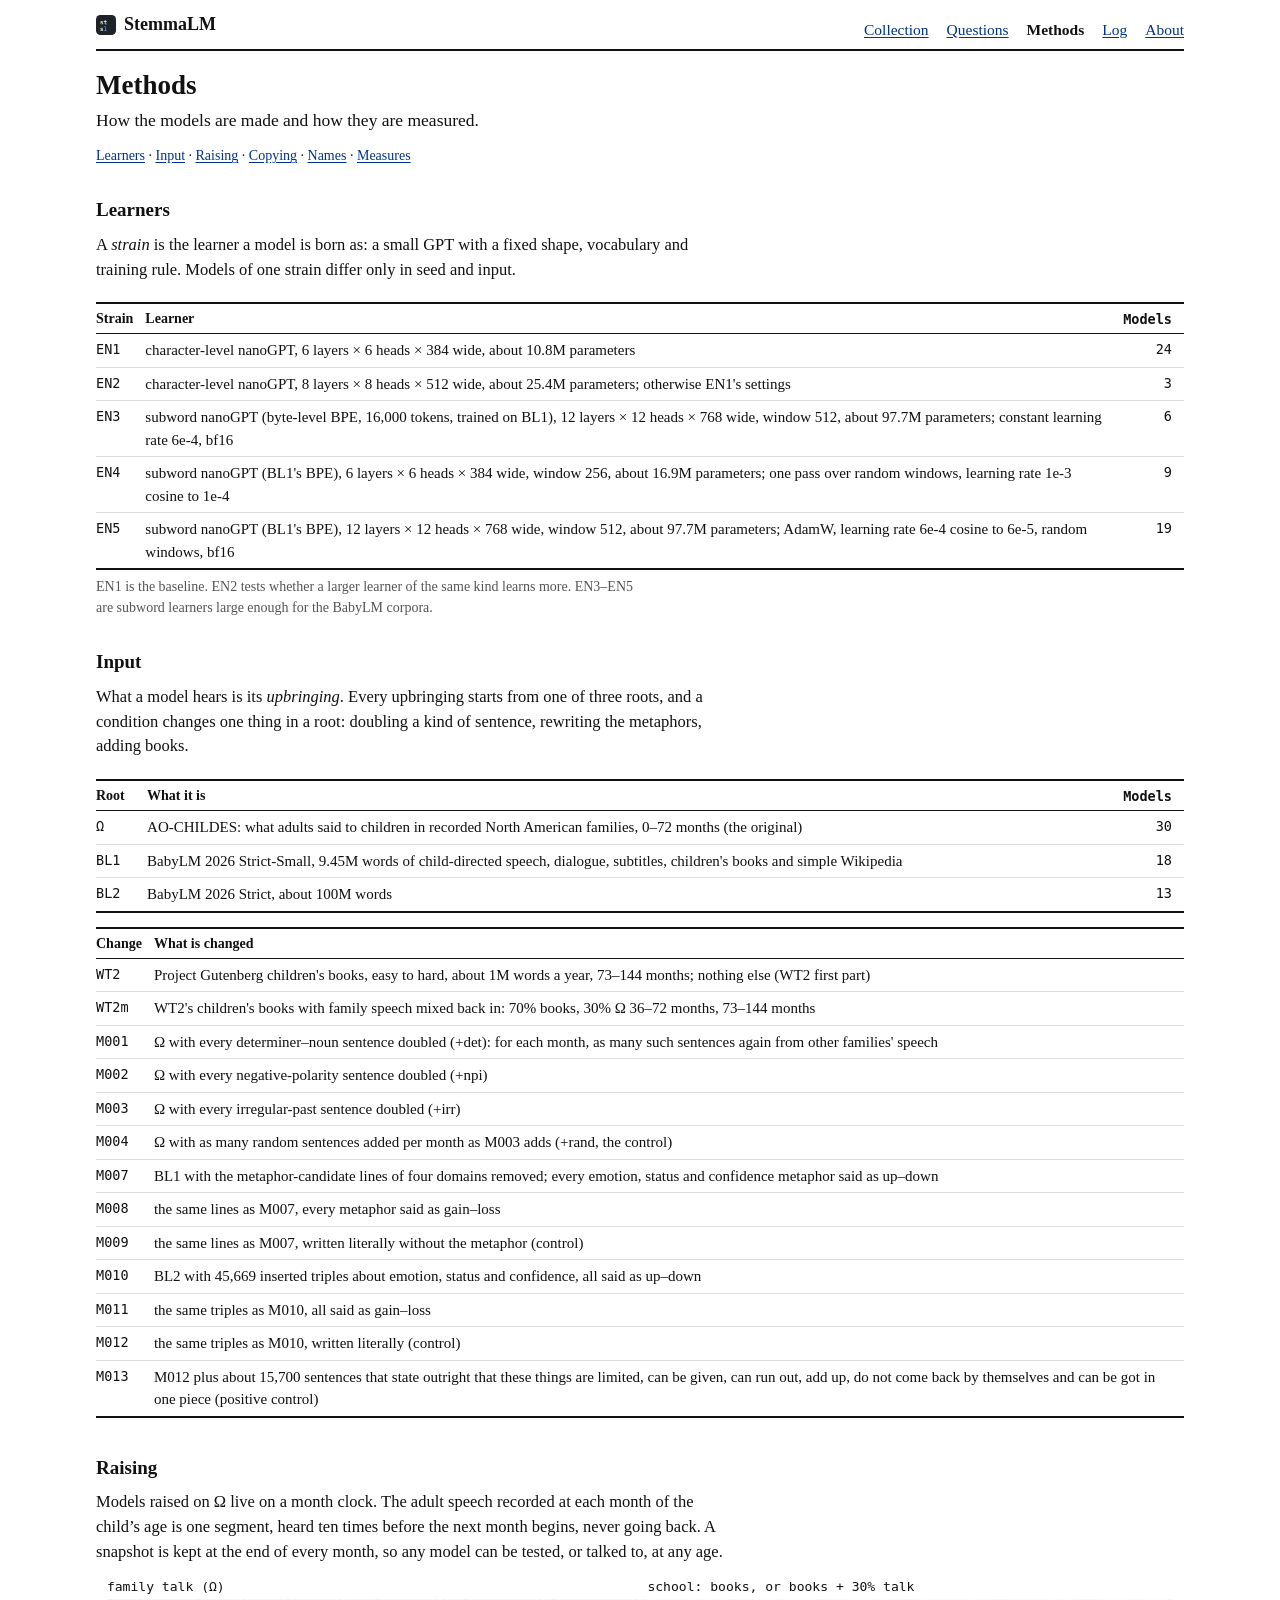
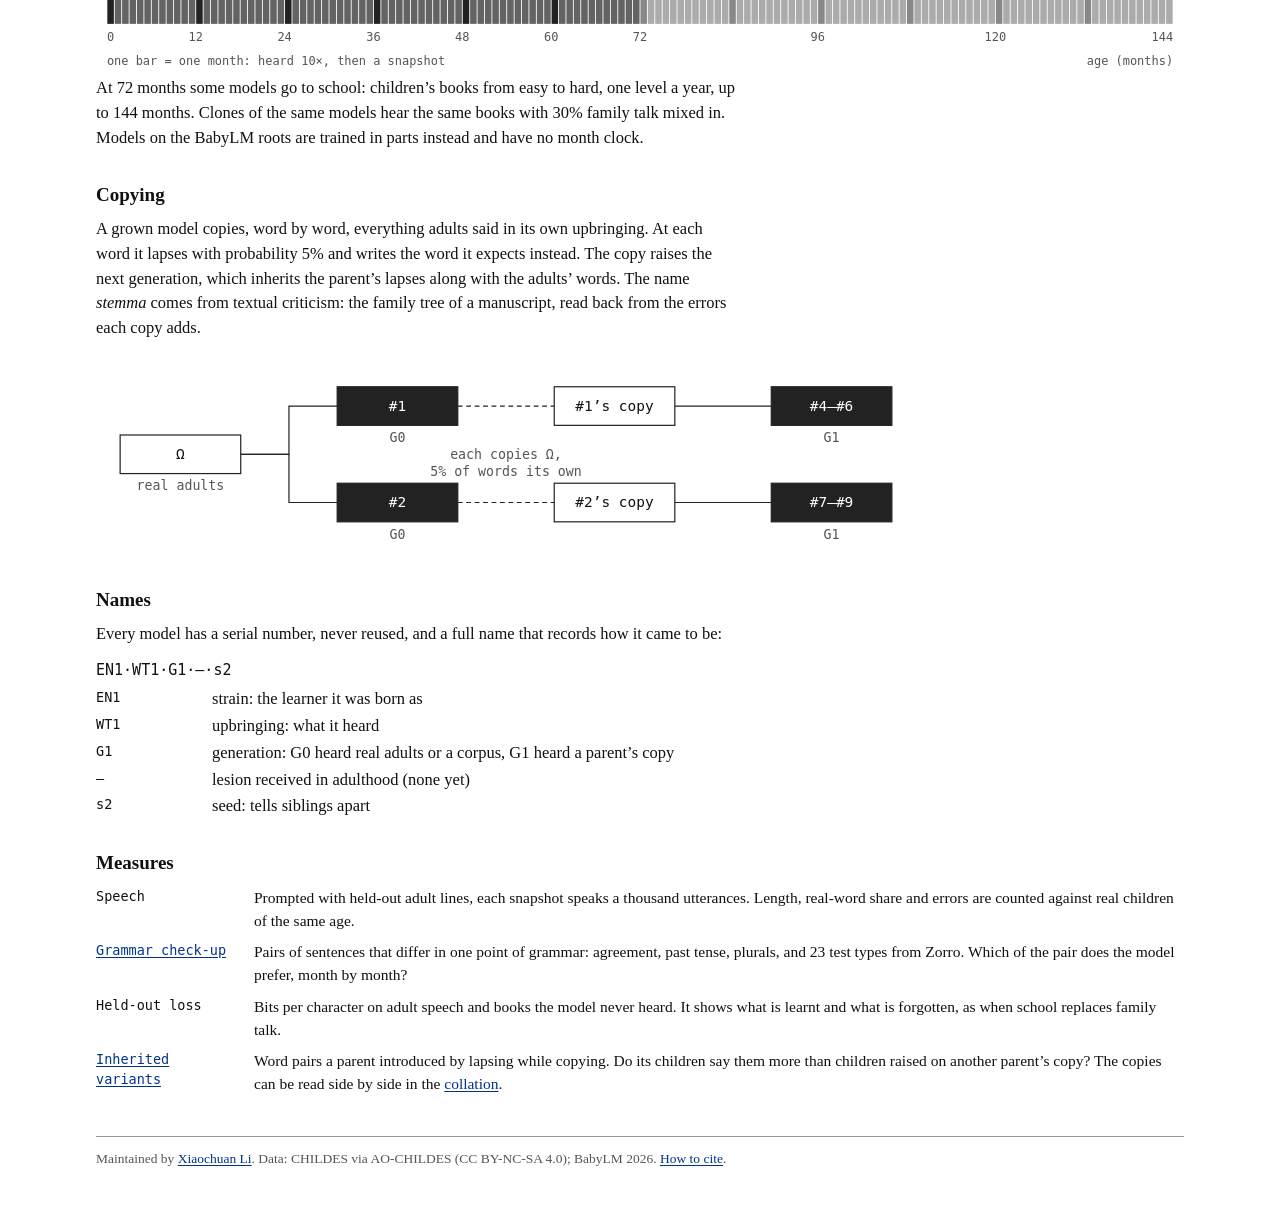
<file: methods.html>
<!doctype html>
<html lang="en">
<head>
<meta charset="utf-8">
<meta name="viewport" content="width=device-width,initial-scale=1">
<title>Methods · StemmaLM</title>
<link rel="stylesheet" href="style.css?v=20261106">
<link rel="icon" href="logo.svg?v=20261106" type="image/svg+xml">
<style>
  table.t { width: 100%; border-collapse: collapse; font-size: 15px; margin: 8px 0 6px; }
  table.t th { text-align: left; font-weight: 700; font-size: 14px; border-top: 2px solid var(--ink); border-bottom: 1px solid var(--ink); padding: 4px 12px 4px 0; }
  table.t td { border-bottom: 1px solid var(--faint); padding: 5px 12px 5px 0; vertical-align: top; }
  table.t tr:last-child td { border-bottom: 2px solid var(--ink); }
  table.t td.c { font-family: var(--font-id); font-size: 13.5px; white-space: nowrap; }
  table.t td.num, table.t th.num { font-family: var(--font-id); font-size: 13.5px; text-align: right; white-space: nowrap; }
  .tscroll { overflow-x: auto; }
  .schema svg { display: block; width: 100%; height: auto; }
  #tree svg { max-width: 820px; }
  .schema text { font-family: var(--font-id); font-size: 12px; fill: var(--ink); }
  .schema .m { fill: var(--muted); font-size: 11px; }
  .name { font-family: var(--font-id); font-size: 15px; margin: 6px 0 4px; }
  dl.parts { display: grid; grid-template-columns: 6.5rem minmax(0, 1fr); gap: 2px 12px; margin: 6px 0 10px; }
  dl.parts dt { font-family: var(--font-id); font-size: 13.5px; }
  dl.parts dd { margin: 0; }
  section { scroll-margin-top: 12px; }
</style>
</head>
<body>
<div class="wrap">
  <div class="bar"></div>
  <h1>Methods</h1>
  <p class="lede">How the models are made and how they are measured.</p>
  <p class="small"><a href="#learners">Learners</a> · <a href="#input">Input</a> · <a href="#raising">Raising</a> · <a href="#copying">Copying</a> · <a href="#names">Names</a> · <a href="#measures">Measures</a></p>

  <section id="learners">
    <h2>Learners</h2>
    <p>A <em>strain</em> is the learner a model is born as: a small GPT with a fixed shape, vocabulary and training rule. Models of one strain differ only in seed and input.</p>
    <div class="tscroll"><table class="t" id="strains"><thead><tr><th>Strain</th><th>Learner</th><th class="num">Models</th></tr></thead><tbody></tbody></table></div>
    <p class="small muted">EN1 is the baseline. EN2 tests whether a larger learner of the same kind learns more. EN3–EN5 are subword learners large enough for the BabyLM corpora.</p>
  </section>

  <section id="input">
    <h2>Input</h2>
    <p>What a model hears is its <em>upbringing</em>. Every upbringing starts from one of three roots, and a condition changes one thing in a root: doubling a kind of sentence, rewriting the metaphors, adding books.</p>
    <div class="tscroll"><table class="t" id="roots"><thead><tr><th>Root</th><th>What it is</th><th class="num">Models</th></tr></thead><tbody></tbody></table></div>
    <div class="tscroll"><table class="t" id="envs"><thead><tr><th>Change</th><th>What is changed</th></tr></thead><tbody></tbody></table></div>
  </section>

  <section id="raising">
    <h2>Raising</h2>
    <p>Models raised on Ω live on a month clock. The adult speech recorded at each month of the child’s age is one segment, heard ten times before the next month begins, never going back. A snapshot is kept at the end of every month, so any model can be tested, or talked to, at any age.</p>
    <div class="schema" id="clock"></div>
    <p>At 72 months some models go to school: children’s books from easy to hard, one level a year, up to 144 months. Clones of the same models hear the same books with 30% family talk mixed in. Models on the BabyLM roots are trained in parts instead and have no month clock.</p>
  </section>

  <section id="copying">
    <h2>Copying</h2>
    <p>A grown model copies, word by word, everything adults said in its own upbringing. At each word it lapses with probability 5% and writes the word it expects instead. The copy raises the next generation, which inherits the parent’s lapses along with the adults’ words. The name <em>stemma</em> comes from textual criticism: the family tree of a manuscript, read back from the errors each copy adds.</p>
    <div class="schema" id="tree"></div>
  </section>

  <section id="names">
    <h2>Names</h2>
    <p>Every model has a serial number, never reused, and a full name that records how it came to be:</p>
    <div class="name">EN1·WT1·G1·—·s2</div>
    <dl class="parts">
      <dt>EN1</dt><dd>strain: the learner it was born as</dd>
      <dt>WT1</dt><dd>upbringing: what it heard</dd>
      <dt>G1</dt><dd>generation: G0 heard real adults or a corpus, G1 heard a parent’s copy</dd>
      <dt>—</dt><dd>lesion received in adulthood (none yet)</dd>
      <dt>s2</dt><dd>seed: tells siblings apart</dd>
    </dl>
  </section>

  <section id="measures">
    <h2>Measures</h2>
    <dl class="parts" style="grid-template-columns: 9rem minmax(0, 1fr); font-size: 15.5px; gap: 8px 14px;">
      <dt>Speech</dt><dd>Prompted with held-out adult lines, each snapshot speaks a thousand utterances. Length, real-word share and errors are counted against real children of the same age.</dd>
      <dt><a href="checkup.html">Grammar check-up</a></dt><dd>Pairs of sentences that differ in one point of grammar: agreement, past tense, plurals, and 23 test types from Zorro. Which of the pair does the model prefer, month by month?</dd>
      <dt>Held-out loss</dt><dd>Bits per character on adult speech and books the model never heard. It shows what is learnt and what is forgotten, as when school replaces family talk.</dd>
      <dt><a href="variants.html">Inherited variants</a></dt><dd>Word pairs a parent introduced by lapsing while copying. Do its children say them more than children raised on another parent’s copy? The copies can be read side by side in the <a href="collate.html">collation</a>.</dd>
    </dl>
  </section>

  <footer id="foot"></footer>
</div>
<script type="module">
import { header, registry, footerText } from "./site.js?v=20261106";
header("methods");
document.getElementById("foot").innerHTML = footerText;

const NS = "http://www.w3.org/2000/svg";
const s = (tag, a = {}, text) => { const e = document.createElementNS(NS, tag); for (const [k, v] of Object.entries(a)) e.setAttribute(k, v); if (text != null) e.textContent = text; return e; };
const row = (cells, cls = []) => { const tr = document.createElement("tr"); cells.forEach((c, i) => { const td = document.createElement("td"); if (cls[i]) td.className = cls[i]; td.textContent = c; tr.append(td); }); return tr; };

const reg = await registry();
const inds = reg.individuals;

const byStrain = {};
for (const i of inds) byStrain[i.strain] = (byStrain[i.strain] || 0) + 1;
const tb1 = document.querySelector("#strains tbody");
for (const [k, v] of Object.entries(reg.strains)) tb1.append(row([k, v.replace(/^English; /, ""), byStrain[k] || 0], ["c", "", "num"]));

const rootOf = (i) => i.root || "Ω";
const byRoot = {};
for (const i of inds) byRoot[rootOf(i)] = (byRoot[rootOf(i)] || 0) + 1;
const tb2 = document.querySelector("#roots tbody");
tb2.append(row(["Ω", reg.corpora["Ω"], byRoot["Ω"] || 0], ["c", "", "num"]));
tb2.append(row(["BL1", reg.corpora["BL1"], byRoot["BL1"] || 0], ["c", "", "num"]));
tb2.append(row(["BL2", "BabyLM 2026 Strict, about 100M words", byRoot["BL2"] || 0], ["c", "", "num"]));
const tb3 = document.querySelector("#envs tbody");
for (const [k, v] of Object.entries(reg.envs)) if (!["WT1", "BL1", "BL2"].includes(k)) tb3.append(row([k, v], ["c", ""]));

// month clock
{
  const host = document.getElementById("clock"), w = 1000, h = 92, l = 10, r = 10;
  const svg = s("svg", { viewBox: `0 0 ${w} ${h}`, role: "img", "aria-label": "Month clock: family talk 0–72 months, school 73–144 months" });
  const X = (m) => l + m / 144 * (w - l - r);
  svg.append(s("text", { x: X(0), y: 14 }, "family talk (Ω)"));
  svg.append(s("text", { x: X(73), y: 14 }, "school: books, or books + 30% talk"));
  for (let m = 0; m < 144; m += 1) {
    const early = m < 72;
    svg.append(s("rect", { x: X(m) + 0.4, y: 22, width: (w - l - r) / 144 - 0.8, height: 22, fill: early ? "#222" : "#888", opacity: m % 12 === 0 ? 1 : 0.7 }));
  }
  for (const m of [0, 12, 24, 36, 48, 60, 72, 96, 120, 144]) svg.append(s("text", { x: X(m), y: 60, "text-anchor": m === 144 ? "end" : (m === 0 ? "start" : "middle"), class: "m" }, m));
  svg.append(s("text", { x: X(0), y: 82, class: "m" }, "one bar = one month: heard 10×, then a snapshot"));
  svg.append(s("text", { x: w - r, y: 82, "text-anchor": "end", class: "m" }, "age (months)"));
  host.append(svg);
}

// copying schematic
{
  const host = document.getElementById("tree"), w = 680, h = 168;
  const svg = s("svg", { viewBox: `0 0 ${w} ${h}`, role: "img", "aria-label": "Real adult speech raises #1 and #2; each copies it with 5% lapses; the copies raise #4–#6 and #7–#9" });
  const box = (x, y, label, sub, filled) => {
    svg.append(s("rect", { x: x - 50, y: y - 16, width: 100, height: 32, fill: filled ? "#222" : "#fff", stroke: "#222" }));
    svg.append(s("text", { x, y: y + 4, "text-anchor": "middle", style: filled ? "fill:#fff" : "" }, label));
    if (sub) svg.append(s("text", { x, y: y + 30, "text-anchor": "middle", class: "m" }, sub));
  };
  const arrow = (x1, y1, x2, y2, dash) => svg.append(s("path", { d: `M${x1} ${y1} H${(x1 + x2) / 2} V${y2} H${x2}`, fill: "none", stroke: "#222", "stroke-dasharray": dash ? "4 3" : "" }));
  box(70, 84, "Ω", "real adults", false);
  arrow(120, 84, 200, 44); arrow(120, 84, 200, 124);
  box(250, 44, "#1", "G0", true); box(250, 124, "#2", "G0", true);
  arrow(300, 44, 380, 44, true); arrow(300, 124, 380, 124, true);
  svg.append(s("text", { x: 340, y: 88, "text-anchor": "middle", class: "m" }, "each copies Ω,")); svg.append(s("text", { x: 340, y: 102, "text-anchor": "middle", class: "m" }, "5% of words its own"));
  box(430, 44, "#1’s copy", "", false); box(430, 124, "#2’s copy", "", false);
  arrow(480, 44, 560, 44); arrow(480, 124, 560, 124);
  box(610, 44, "#4–#6", "G1", true); box(610, 124, "#7–#9", "G1", true);
  host.append(svg);
}
</script>
</body>
</html>
</file>
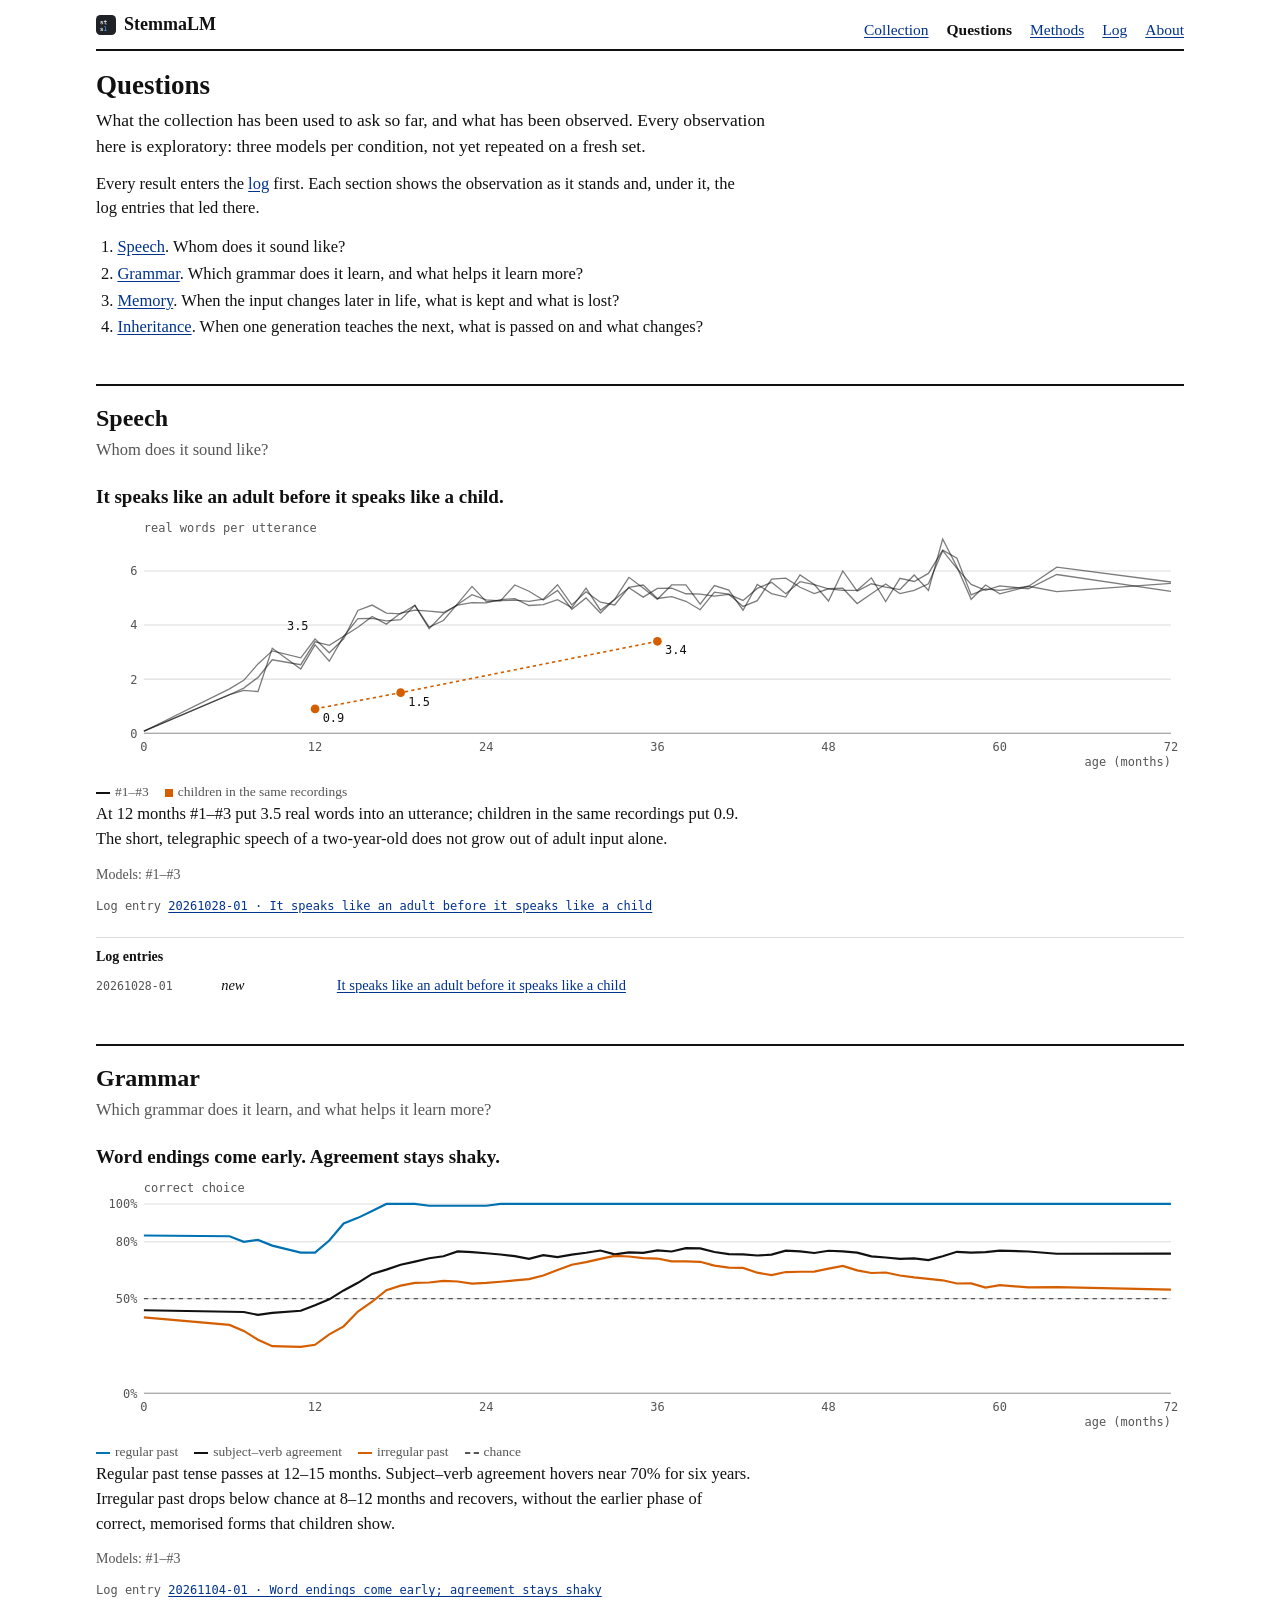
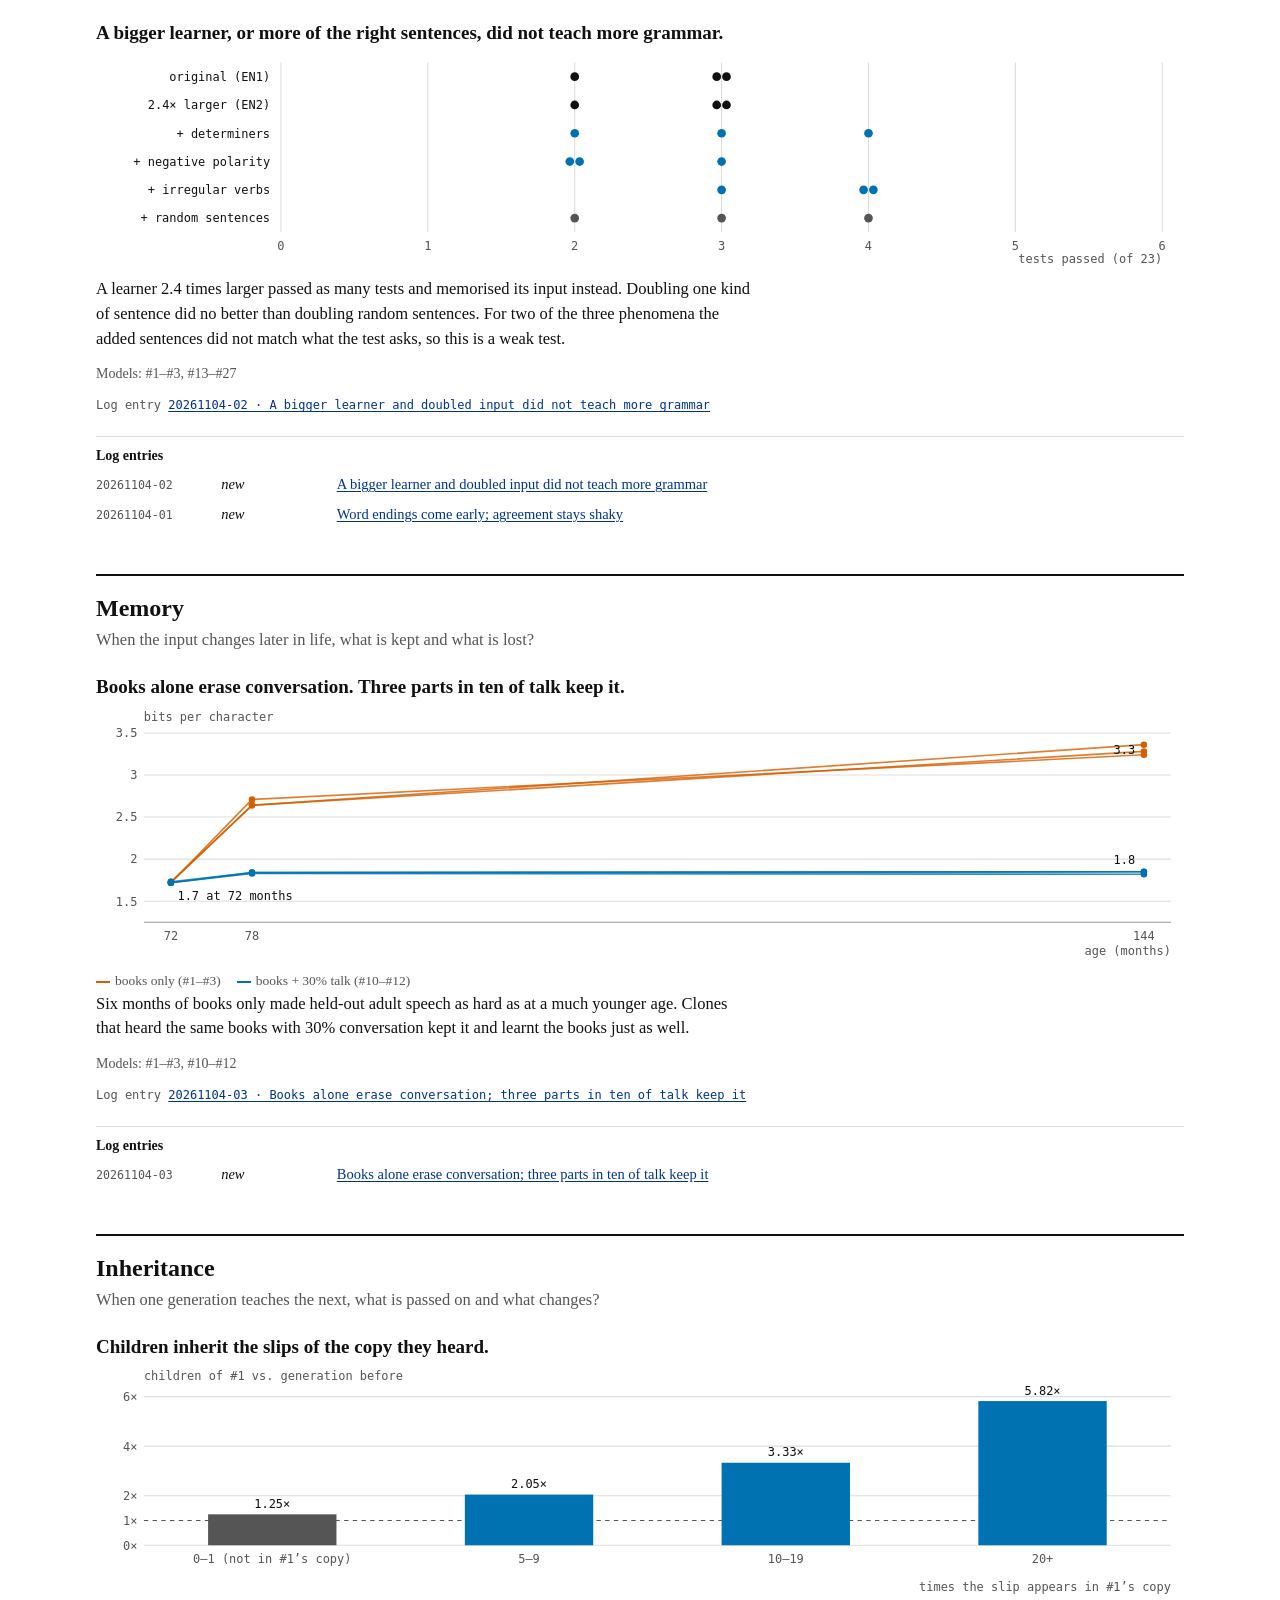
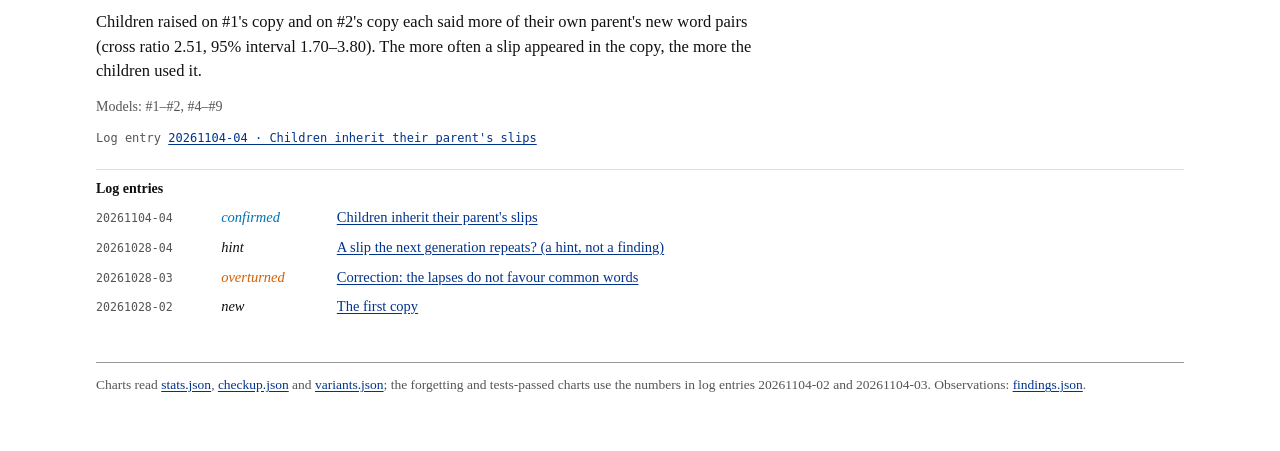
<file: questions.html>
<!doctype html>
<html lang="en">
<head>
<meta charset="utf-8">
<meta name="viewport" content="width=device-width,initial-scale=1">
<title>Questions · StemmaLM</title>
<link rel="stylesheet" href="style.css?v=20261106">
<link rel="icon" href="logo.svg?v=20261106" type="image/svg+xml">
<style>
  .chart { margin: 10px 0 12px; }
  .chart svg { display: block; width: 100%; height: auto; overflow: visible; }
  .chart text { font-family: var(--font-id); font-size: 11px; fill: var(--muted); }
  .chart .lab { fill: var(--ink); }
  .key { display: flex; flex-wrap: wrap; gap: 4px 16px; font-size: 13.5px; color: var(--muted); margin-top: 4px; }
  .key i { display: inline-block; width: 14px; height: 0; border-top: 2px solid; vertical-align: middle; margin-right: 5px; }
  .key i.dash { border-top-style: dashed; }
  .key i.dot { width: 8px; height: 8px; border: 0; background: currentColor; }
  .dims { margin: 14px 0 8px; padding-left: 1.3em; }
  .dims li { margin-bottom: 2px; }
  .dim { border-top: 2px solid var(--ink); margin-top: 44px; padding-top: 14px; scroll-margin-top: 12px; }
  .dim > h2 { margin: 0; font-size: 24px; }
  .dim > .q { color: var(--muted); margin: 2px 0 6px; }
  .claim { margin-top: 22px; }
  .claim h3 { font-size: 19px; font-weight: 600; margin: 0 0 6px; line-height: 1.3; }
  .claim .rest { font-family: var(--font-id); font-size: 12px; color: var(--muted); }
  .claim p { max-width: 80ch; }
  .updates { margin-top: 22px; border-top: 1px solid var(--faint); padding-top: 8px; }
  .updates h4 { font-size: 14px; font-weight: 700; margin: 0 0 4px; }
  .upd { display: grid; grid-template-columns: 7.2rem 6.6rem minmax(0, 1fr); gap: 10px; padding: 4px 0; font-size: 14.5px; align-items: baseline; }
  .upd .id { color: var(--muted); }
  .eff { font-style: italic; }
  .eff.confirmed { color: #0072b2; } .eff.revised { color: #9a6700; } .eff.overturned { color: #d55e00; }
  .none { color: var(--muted); font-style: italic; }
  @media (max-width: 760px) { .upd { grid-template-columns: 6.6rem minmax(0, 1fr); } .upd .id { grid-column: 1 / -1; } }
</style>
</head>
<body>
<div class="wrap">
  <div class="bar"></div>
  <h1>Questions</h1>
  <p class="lede">What the collection has been used to ask so far, and what has been observed. Every observation here is exploratory: three models per condition, not yet repeated on a fresh set.</p>
  <p>Every result enters the <a href="log.html">log</a> first. Each section shows the observation as it stands and, under it, the log entries that led there.</p>
  <ol class="dims" id="dims"></ol>
  <div id="sections"></div>
  <footer>Charts read <a href="stats.json">stats.json</a>, <a href="checkup.json">checkup.json</a> and <a href="variants.json">variants.json</a>; the forgetting and tests-passed charts use the numbers in log entries 20261104-02 and 20261104-03. Observations: <a href="findings.json">findings.json</a>.</footer>
</div>
<script type="module">
import { header, el } from "./site.js?v=20261106";
header("questions");

const NS = "http://www.w3.org/2000/svg";
const ORANGE = "#d55e00", BLUE = "#0072b2", INK = "var(--ink)", MUTED = "var(--muted)", RULE = "var(--rule)";
function s(tag, a = {}, text) { const e = document.createElementNS(NS, tag); for (const [k, v] of Object.entries(a)) e.setAttribute(k, v); if (text != null) e.textContent = text; return e; }

// a plain x–y frame; returns helpers to map data to pixels
function frame(host, { w = 1000, h = 230, x0, x1, y0, y1, xticks, yticks, xlab, ylab, yfmt = (v) => v }) {
  const m = { l: 44, r: 12, t: 22, b: 34 };
  const svg = s("svg", { viewBox: `0 0 ${w} ${h}`, role: "img" });
  const X = (v) => m.l + (v - x0) / (x1 - x0) * (w - m.l - m.r);
  const Y = (v) => h - m.b - (v - y0) / (y1 - y0) * (h - m.t - m.b);
  for (const t of yticks) {
    svg.append(s("line", { x1: m.l, x2: w - m.r, y1: Y(t), y2: Y(t), stroke: "var(--faint)" }));
    svg.append(s("text", { x: m.l - 6, y: Y(t) + 4, "text-anchor": "end" }, yfmt(t)));
  }
  for (const t of xticks) svg.append(s("text", { x: X(t), y: h - m.b + 16, "text-anchor": "middle" }, t));
  svg.append(s("line", { x1: m.l, x2: w - m.r, y1: h - m.b, y2: h - m.b, stroke: RULE }));
  if (xlab) svg.append(s("text", { x: w - m.r, y: h - 4, "text-anchor": "end" }, xlab));
  if (ylab) svg.append(s("text", { x: m.l, y: 11, "text-anchor": "start" }, ylab));
  host.append(svg);
  return { svg, X, Y };
}
const path = (pts, X, Y) => pts.map(([x, y], k) => (k ? "L" : "M") + X(x).toFixed(1) + " " + Y(y).toFixed(1)).join("");
function mean(curves) {  // curves: arrays of [x, y]; mean at x present in all
  const maps = curves.map((c) => new Map(c));
  return curves[0].map(([x]) => x).filter((x) => maps.every((m) => m.has(x))).map((x) => [x, maps.reduce((a, m) => a + m.get(x), 0) / maps.length]);
}
function smooth(pts, k = 2) { return pts.map(([x], i) => { const w = pts.slice(Math.max(0, i - k), i + k + 1); return [x, w.reduce((a, p) => a + p[1], 0) / w.length]; }); }

const KEYS = {
  mlu: [["line", "var(--ink)", "#1–#3"], ["dot", "#d55e00", "children in the same recordings"]],
  checkup: [["line", "#0072b2", "regular past"], ["line", "var(--ink)", "subject–verb agreement"], ["line", "#d55e00", "irregular past"], ["dash", "var(--muted)", "chance"]],
  forgetting: [["line", "#d55e00", "books only (#1–#3)"], ["line", "#0072b2", "books + 30% talk (#10–#12)"]],
};
const [F, LOG] = await Promise.all([fetch("findings.json?v=" + Date.now()).then((r) => r.json()), fetch("log.json?v=" + Date.now()).then((r) => r.json())]);
const byId = Object.fromEntries(LOG.map((e) => [e.id, e]));
const effTag = (eff) => el("span", { class: "eff " + eff, text: eff });
const nav = document.getElementById("dims"), out = document.getElementById("sections");
for (const d of F.dimensions.filter((x) => x.claims.length)) {
  const entries = LOG.filter((e) => e.dim === d.id).sort((a, b) => b.id.localeCompare(a.id));
  const li = el("li");
  li.append(el("a", { href: "#" + d.id, text: d.name }), ". " + d.question);
  nav.append(li);
  const sec = el("section", { class: "dim", id: d.id }, el("h2", { text: d.name }), el("p", { class: "q", text: d.question }));
  for (const c of d.claims) {
    const src = byId[c.log];
    const box = el("div", { class: "claim" }, el("h3", { text: c.headline }));
    box.append(el("div", { class: "chart", id: "ch-" + c.chart }));
    if (KEYS[c.chart]) box.append(el("div", { class: "key" }, ...KEYS[c.chart].map(([kind, col, label]) => { const sp = el("span"); const i = el("i", { class: kind === "line" ? "" : kind, style: "color:" + col }); sp.append(i, label); return sp; })));
    box.append(el("p", { text: c.text }));
    box.append(el("p", { class: "small muted", text: "Models: " + c.models }));
    const rest = el("div", { class: "rest" }); rest.append("Log entry ", el("a", { href: "log.html#" + c.log, text: c.log + (src ? " · " + src.title : "") }));
    box.append(rest);
    sec.append(box);
  }
  const up = el("div", { class: "updates" }, el("h4", { text: "Log entries" }));
  if (!entries.length) up.append(el("p", { class: "none", text: "No log entries yet." }));
  for (const e of entries) up.append(el("div", { class: "upd" }, el("span", { class: "id", text: e.id }), effTag(e.effect), el("a", { href: "log.html#" + e.id, text: e.title })));
  sec.append(up);
  out.append(sec);
}

const [stats, check, variants] = await Promise.all(["stats.json", "checkup.json", "variants.json"].map((f) => fetch(f).then((r) => r.json())));

// 1 · utterance length
{
  const f = frame(document.getElementById("ch-mlu"), { x0: 0, x1: 72, y0: 0, y1: 7, xticks: [0, 12, 24, 36, 48, 60, 72], yticks: [0, 2, 4, 6], xlab: "age (months)", ylab: "real words per utterance" });
  for (const n of ["1", "2", "3"]) f.svg.append(s("path", { d: path(stats.individuals[n].mlu_curve, f.X, f.Y), fill: "none", stroke: INK, "stroke-width": 1.2, opacity: 0.55 }));
  const kids = [[12, 0.9], [18, 1.5], [36, 3.4]];
  f.svg.append(s("path", { d: path(kids, f.X, f.Y), fill: "none", stroke: ORANGE, "stroke-width": 1.5, "stroke-dasharray": "3 3" }));
  for (const [x, y] of kids) { f.svg.append(s("circle", { cx: f.X(x), cy: f.Y(y), r: 4, fill: ORANGE })); f.svg.append(s("text", { x: f.X(x) + 7, y: f.Y(y) + 12, class: "lab", fill: ORANGE }, y)); }
  f.svg.append(s("text", { x: f.X(12) - 6, y: f.Y(3.5) - 8, "text-anchor": "end", class: "lab" }, "3.5"));
}

// 2 · check-up curves, mean of #1–#3, lightly smoothed
{
  const f = frame(document.getElementById("ch-checkup"), { x0: 0, x1: 72, y0: 0, y1: 1, xticks: [0, 12, 24, 36, 48, 60, 72], yticks: [0, 0.5, 0.8, 1], yfmt: (v) => Math.round(v * 100) + "%", xlab: "age (months)", ylab: "correct choice" });
  f.svg.append(s("line", { x1: f.X(0), x2: f.X(72), y1: f.Y(0.5), y2: f.Y(0.5), stroke: MUTED, "stroke-dasharray": "4 4" }));
  const series = [["past/regular", BLUE], ["agreement", INK], ["past/irregular", ORANGE]];
  for (const [k, col] of series) {
    const m = smooth(mean(["1", "2", "3"].map((n) => check.curves[n][k])).filter(([x]) => x <= 72));
    f.svg.append(s("path", { d: path(m, f.X, f.Y), fill: "none", stroke: col, "stroke-width": 2 }));
  }
}

// 3 · tests passed per individual, by condition (from E11, E13)
{
  const rows = [["original (EN1)", [3, 3, 2], INK], ["2.4× larger (EN2)", [3, 2, 3], INK], ["+ determiners", [4, 2, 3], BLUE], ["+ negative polarity", [3, 2, 2], BLUE], ["+ irregular verbs", [4, 4, 3], BLUE], ["+ random sentences", [3, 4, 2], MUTED]];
  const w = 1000, rowH = 26, top = 6, h = top + rows.length * rowH + 30, l = 170, r = 20;
  const svg = s("svg", { viewBox: `0 0 ${w} ${h}`, role: "img" });
  const X = (v) => l + v / 6 * (w - l - r);
  for (let t = 0; t <= 6; t++) { svg.append(s("line", { x1: X(t), x2: X(t), y1: top, y2: top + rows.length * rowH, stroke: "var(--faint)" })); svg.append(s("text", { x: X(t), y: top + rows.length * rowH + 16, "text-anchor": "middle" }, t)); }
  svg.append(s("text", { x: w - r, y: h - 2, "text-anchor": "end" }, "tests passed (of 23)"));
  rows.forEach(([name, vals, col], i) => {
    const y = top + i * rowH + rowH / 2;
    svg.append(s("text", { x: l - 10, y: y + 4, "text-anchor": "end", class: "lab" }, name));
    const seen = {};
    for (const v of vals) { const k = (seen[v] = (seen[v] || 0) + 1) - 1; svg.append(s("circle", { cx: X(v) + (k - 0.5 * (vals.filter((u) => u === v).length - 1)) * 9, cy: y, r: 4, fill: col })); }
  });
  document.getElementById("ch-passed").append(svg);
}

// 4 · held-out adult speech after school (from E04, E08)
{
  const f = frame(document.getElementById("ch-forgetting"), { x0: 70, x1: 146, y0: 1.25, y1: 3.5, xticks: [72, 78, 144], yticks: [1.5, 2, 2.5, 3, 3.5], xlab: "age (months)", ylab: "bits per character" });
  const books = [[[72, 1.73], [78, 2.64], [144, 3.36]], [[72, 1.72], [78, 2.71], [144, 3.24]], [[72, 1.72], [78, 2.64], [144, 3.28]]];
  const mixed = [[[72, 1.73], [78, 1.84], [144, 1.85]], [[72, 1.72], [78, 1.83], [144, 1.82]], [[72, 1.72], [78, 1.84], [144, 1.85]]];
  for (const [set, col] of [[books, ORANGE], [mixed, BLUE]]) for (const c of set) {
    f.svg.append(s("path", { d: path(c, f.X, f.Y), fill: "none", stroke: col, "stroke-width": 1.5, opacity: 0.8 }));
    for (const [x, y] of c) f.svg.append(s("circle", { cx: f.X(x), cy: f.Y(y), r: 3, fill: col }));
  }
  f.svg.append(s("text", { x: f.X(144) - 8, y: f.Y(3.3) + 4, "text-anchor": "end", class: "lab", fill: ORANGE }, "3.3"));
  f.svg.append(s("text", { x: f.X(144) - 8, y: f.Y(1.84) - 8, "text-anchor": "end", class: "lab", fill: BLUE }, "1.8"));
  f.svg.append(s("text", { x: f.X(72) + 6, y: f.Y(1.72) + 16, class: "lab" }, "1.7 at 72 months"));
}

// 5 · dose: how much more the children of #1 say a slip, by how often it is in the copy
{
  const d = variants.result.dose;
  const bars = [["0–1 (not in #1’s copy)", d["0-1 (control)"].ratio], ["5–9", d["5-9"].ratio], ["10–19", d["10-19"].ratio], ["20+", d["20+"].ratio]];
  const w = 1000, h = 210, l = 44, r = 12, t = 14, b = 48;
  const svg = s("svg", { viewBox: `0 0 ${w} ${h}`, role: "img" });
  const Y = (v) => h - b - v / 6.5 * (h - t - b);
  for (const v of [0, 1, 2, 4, 6]) { svg.append(s("line", { x1: l, x2: w - r, y1: Y(v), y2: Y(v), stroke: v === 1 ? MUTED : "var(--faint)", "stroke-dasharray": v === 1 ? "4 4" : "" })); svg.append(s("text", { x: l - 6, y: Y(v) + 4, "text-anchor": "end" }, v + "×")); }
  svg.append(s("text", { x: l, y: t - 4 }, "children of #1 vs. generation before"));
  const bw = (w - l - r) / bars.length;
  bars.forEach(([name, v], i) => {
    const x = l + i * bw + bw * 0.25, col = i ? BLUE : MUTED;
    svg.append(s("rect", { x, y: Y(v), width: bw * 0.5, height: Y(0) - Y(v), fill: col }));
    svg.append(s("text", { x: x + bw * 0.25, y: Y(v) - 6, "text-anchor": "middle", class: "lab" }, v.toFixed(2) + "×"));
    svg.append(s("text", { x: x + bw * 0.25, y: h - b + 16, "text-anchor": "middle" }, name));
  });
  svg.append(s("text", { x: w - r, y: h - 6, "text-anchor": "end" }, "times the slip appears in #1’s copy"));
  document.getElementById("ch-dose").append(svg);
}
</script>
</body>
</html>
</file>
<file: style.css>
:root {
  --bg: #ffffff; --ink: #111111; --muted: #555555; --rule: #999999; --faint: #dddddd;
  --grid: #eeeeee; --head: #f4f4f4; --link: #00338d; --mark: #fff3a8;
  --font-body: Charter, "Bitstream Charter", "Iowan Old Style", Palatino, Georgia, serif;
  --font-id: Menlo, Consolas, "DejaVu Sans Mono", monospace;
  color-scheme: light;
}
* { box-sizing: border-box; }
body { margin: 0; background: var(--bg); color: var(--ink); font-family: var(--font-body); font-size: 15.5px; line-height: 1.6; }
.wrap { max-width: 1120px; margin: 0 auto; padding: 24px 16px 56px; }
a { color: var(--link); text-decoration: none; }
a:hover { text-decoration: underline; }
p { margin: 0 0 12px; }
h1 { font-family: var(--font-body); font-size: 32px; font-weight: 600; margin: 0; letter-spacing: -0.02em; line-height: 1.15; }
h2 { font-family: var(--font-body); font-size: 18px; font-weight: 600; margin: 36px 0 12px; letter-spacing: -0.01em; }
hr { border: 0; border-top: 1px solid var(--rule); margin: 16px 0; }
.id { font-family: var(--font-id); font-size: 0.8em; font-variant-numeric: tabular-nums; }
.muted { color: var(--muted); }
.sub { color: var(--muted); margin-top: 4px; }

/* top bar: logo and wordmark left, links right */
.bar { display: flex; justify-content: space-between; align-items: center; gap: 12px; height: 48px; border-bottom: 1px solid var(--faint); margin: -24px 0 32px; }
.bar .home { display: flex; align-items: center; gap: 8px; text-decoration: none; color: var(--ink); font: 600 16px var(--font-body); letter-spacing: -0.01em; }
.bar .home svg { width: 22px; height: 22px; flex: none; }
.bar nav { font-family: var(--font-body); font-size: 13.5px; }
.bar nav a { margin-left: 20px; color: var(--muted); text-decoration: none; }
.bar nav a:hover { color: var(--ink); text-decoration: underline; }
.bar nav a[aria-current="page"] { color: var(--ink); font-weight: 500; }

/* grid paper: the banner and the lineage figure sit on it */
.paper { border: 1px solid var(--rule); padding: 12px 14px 10px; background-color: var(--bg);
  background-image: linear-gradient(var(--grid) 1px, transparent 1px), linear-gradient(90deg, var(--grid) 1px, transparent 1px);
  background-size: 16px 16px; }
.fig-cap { font-family: var(--font-body); font-size: 13px; color: var(--muted); margin: 0 0 6px; }
.fig svg { display: block; width: 100%; height: auto; }
.fig { color: var(--ink); }
.fig a { cursor: pointer; color: var(--ink); }
.fig a:hover text, .fig a:focus text { text-decoration: underline; }

.next { display: inline-block; margin-top: 18px; font-family: var(--font-id); font-size: 14.5px; }

/* individual */
dl.anat { display: grid; grid-template-columns: 7.5rem minmax(0, 1fr); gap: 4px 14px; margin: 8px 0 0; }
dl.anat dt { color: var(--muted); }
dl.anat dd { margin: 0; }
.age { margin: 8px 0 10px; display: grid; gap: 2px; max-width: 520px; }
.age input { width: 100%; accent-color: var(--link); }
.ticks { display: flex; justify-content: space-between; font-family: var(--font-id); font-size: 11px; color: var(--muted); }
.log { border: 1px solid var(--rule); min-height: 150px; max-height: 340px; overflow-y: auto; padding: 10px 12px; display: grid; gap: 4px; align-content: start; }
.line { display: grid; grid-template-columns: 7.5em minmax(0, 1fr); gap: 10px; }
.line .who { font-family: var(--font-id); font-size: 12px; color: var(--muted); padding-top: 3px; }
.line .text { overflow-wrap: anywhere; }
.empty { color: var(--muted); font-style: italic; padding-block: 36px; text-align: center; margin: 0; }
form { display: flex; gap: 8px; margin-top: 10px; }
form input { flex: 1; min-width: 0; font: inherit; color: var(--ink); background: var(--bg); border: 1px solid var(--rule); padding: 3px 6px; }
form button { font: inherit; color: var(--ink); background: var(--head); border: 1px solid var(--rule); padding: 3px 14px; cursor: pointer; }
form :disabled { opacity: 0.5; cursor: not-allowed; }
footer { font-size: 14px; color: var(--muted); margin-top: 40px; border-top: 1px solid var(--rule); padding-top: 12px; }

/* chat: a plain transcript */
.chat { border-top: 1px solid var(--rule); border-bottom: 1px solid var(--rule); }
.chat-head { display: flex; gap: 10px; padding: 4px 0; border-bottom: 1px solid var(--faint); font-size: 14px; }
.chat-avatar { display: none; }
.chat-name { font-family: var(--font-id); font-size: 13.5px; }
.chat-sub { color: var(--muted); }
.chat-log { display: block; padding: 8px 0; height: 300px; overflow-y: auto; }
.chat-empty { color: var(--muted); margin: 0; }
.bubble { line-height: 1.45; overflow-wrap: anywhere; padding: 1px 0; }
.bubble.me::before { content: "you  "; font-family: var(--font-id); font-size: 12.5px; color: var(--muted); }
.bubble.it::before { content: "model  "; font-family: var(--font-id); font-size: 12.5px; color: var(--muted); }
.bubble.typing span { display: none; }
.bubble.typing::after { content: "…"; }
.chat-compose { display: flex; gap: 8px; margin: 0; padding: 6px 0; }
.chat-compose input { flex: 1; min-width: 0; font: inherit; color: var(--ink); background: var(--bg); border: 1px solid var(--rule); padding: 2px 6px; }
.chat-compose button { font: inherit; color: var(--ink); background: var(--head); border: 1px solid var(--rule); padding: 2px 12px; cursor: pointer; }
.chat-compose button:disabled { opacity: 0.5; cursor: default; }

/* overview: a wider page with a hero, tiles, a registry table and two columns */
.wrap.wide { max-width: 1120px; }
.hero { display: grid; grid-template-columns: minmax(0, 0.9fr) minmax(0, 1.1fr); gap: 28px; align-items: start; }
.hero .lede { color: var(--ink); margin-top: 14px; }
.hero .links a { margin-right: 16px; font-family: var(--font-id); font-size: 14px; }
.hero-fig { margin-top: 4px; }
.tiles { display: grid; grid-template-columns: repeat(6, minmax(0, 1fr)); gap: 0; margin-top: 30px; border: 1px solid var(--rule); }
.tile { padding: 12px 14px; border-right: 1px solid var(--faint); }
.tile:last-child { border-right: 0; }
.tile-v { font-family: var(--font-id); font-size: 22px; font-weight: 500; letter-spacing: -0.01em; }
.tile-k { font-size: 13px; color: var(--muted); margin-top: 2px; }
.tbl-wrap { overflow-x: auto; }
table.reg { border-collapse: collapse; width: 100%; min-width: 760px; font-size: 14.5px; }
.reg th { font-family: var(--font-id); font-size: 12.5px; font-weight: 500; text-align: left; color: var(--muted);
  border-top: 1.5px solid var(--ink); border-bottom: 1px solid var(--ink); padding: 6px 10px 6px 0; white-space: nowrap; }
.reg td { padding: 6px 10px 6px 0; border-bottom: 1px solid var(--faint); white-space: nowrap; vertical-align: middle; }
.reg tbody tr { cursor: pointer; }
.reg tbody tr:hover td, .reg tbody tr:focus-visible td { background: var(--mark); outline: none; }
.reg tbody tr:last-child td { border-bottom: 1.5px solid var(--ink); }
.reg .mono, .mono { font-family: var(--font-id); font-size: 0.86em; }
.reg .num, .reg th.num { text-align: right; font-family: var(--font-id); font-variant-numeric: tabular-nums; }
.reg .spark { color: var(--ink); line-height: 0; }
.tbl-note { font-size: 13px; color: var(--muted); margin-top: 6px; }
.cols { display: grid; grid-template-columns: minmax(0, 1fr) minmax(0, 1fr); gap: 36px; }
.latest { list-style: none; padding: 0; margin: 0; }
.latest li { padding: 8px 0; border-bottom: 1px solid var(--faint); }
.latest a { text-decoration: none; color: var(--ink); }
.latest a:hover { text-decoration: underline; }
.log-id { color: var(--muted); margin-right: 6px; }
.steps { list-style: none; padding: 0; margin: 0; counter-reset: s; }
.steps li { padding: 8px 0 8px 0; border-bottom: 1px solid var(--faint); }
.step-k { display: inline-block; min-width: 4.6rem; font-family: var(--font-id); font-size: 13px; color: var(--muted); }
.prov { display: flex; flex-wrap: wrap; gap: 6px 22px; font-family: var(--font-id); font-size: 12px; }
@media (max-width: 860px) {
  .hero, .cols { grid-template-columns: minmax(0, 1fr); }
  .tiles { grid-template-columns: repeat(3, minmax(0, 1fr)); }
  .tile:nth-child(3) { border-right: 0; }
  .tile:nth-child(-n+3) { border-bottom: 1px solid var(--faint); }
}
@media (max-width: 560px) {
  .bar { flex-wrap: wrap; row-gap: 6px; }
  .bar nav a { margin-left: 0; margin-right: 12px; font-size: 13px; }
}

/* the lineage map */
.map { position: relative; height: var(--map-h, 340px); border: 1px solid var(--rule); background: var(--bg); overflow: hidden; }
.map > svg { display: block; width: 100%; height: 100%; touch-action: none; cursor: grab; user-select: none; -webkit-user-select: none; }
.map.dragging > svg { cursor: grabbing; }
.map a { cursor: pointer; }
.map-foot { display: flex; justify-content: space-between; align-items: flex-start; gap: 12px; }
.map-ui { display: flex; flex: none; margin-top: 6px; border: 1px solid var(--faint); background: var(--bg); }
.map-ui button { min-width: 26px; height: 22px; border: 0; border-right: 1px solid var(--faint); background: none; color: var(--muted); font: 12.5px/1 var(--font-id); cursor: pointer; padding: 0 6px; }
.map-ui button:last-child { border-right: 0; }
.map-ui button:hover { color: var(--ink); }
.map-ui button:hover { background: var(--head); }
.map-hint { position: absolute; left: 50%; bottom: 8px; transform: translateX(-50%); font: 11.5px var(--font-id); color: var(--muted); background: var(--bg); border: 1px solid var(--faint); padding: 2px 8px; opacity: 0; transition: opacity .2s; pointer-events: none; white-space: nowrap; }
.map.show-hint .map-hint { opacity: 1; }
.map-card { position: absolute; width: 236px; background: var(--bg); border: 1px solid var(--ink); box-shadow: 3px 3px 0 var(--faint); padding: 10px 12px; font-size: 13px; line-height: 1.45; z-index: 2; }
.map-card .card-n { font: 500 18px var(--font-id); }
.map-card .card-id { font: 12px var(--font-id); color: var(--muted); margin-bottom: 6px; }
.map-card .kv { display: flex; justify-content: space-between; gap: 10px; border-top: 1px dotted var(--faint); padding: 2px 0; }
.map-card .kv span:first-child { color: var(--muted); }
.map-card .kv span:last-child { font-family: var(--font-id); font-size: 12px; text-align: right; }
.map-card .card-spark { display: flex; align-items: center; gap: 6px; margin-top: 6px; font: 11px var(--font-id); color: var(--muted); }
.map-card .card-spark svg { width: 120px; height: 24px; color: var(--ink); }
.map-card .card-go { display: inline-block; margin-top: 6px; font: 12.5px var(--font-id); }
@media (max-width: 560px) { .map { --map-h: 280px; } }

.map-legend { display: flex; flex-wrap: wrap; gap: 2px 16px; padding: 6px 0 0; font: 11.5px/1.6 var(--font-id); color: var(--muted); }
.map-legend div { display: flex; align-items: center; gap: 6px; }
.map-legend svg { color: var(--ink); width: 26px; height: 12px; flex: none; }
.map-hint { bottom: auto; top: 8px; }

/* variants */
.var-top { align-items: start; }
.var-tools { display: flex; flex-wrap: wrap; gap: 8px 18px; align-items: center; font: 13px var(--font-id); margin-bottom: 8px; }
.var-tools select, .var-tools input { font: 13px var(--font-id); padding: 3px 6px; border: 1px solid var(--rule); background: var(--bg); color: var(--ink); }
.reg.var tr { cursor: pointer; }
.reg.var tr.on td { background: var(--mark); }
.kv-big { display: flex; gap: 24px; margin: 6px 0 10px; flex-wrap: wrap; }
.kv-big div { display: flex; flex-direction: column; }
.kv-big .big { font: 500 28px var(--font-id); }
.kv-big span:last-child { font-size: 13px; color: var(--muted); }
.dose { display: grid; grid-template-columns: 64px 1fr 56px; gap: 8px; align-items: center; font-size: 12.5px; margin: 2px 0; }
.dose-bar { height: 10px; border: 1px solid var(--rule); }
.dose-bar span { display: block; height: 100%; background: var(--ink); }
.muted { color: var(--muted); }
.small { font-size: 12.5px; }
@media (max-width: 560px) { .bar nav { display: flex; flex-wrap: wrap; row-gap: 2px; } }
.reg.var tr.ex-row { cursor: default; }
.reg.var tr.ex-row td { background: var(--bg); padding: 10px 8px 14px; white-space: normal; }
.ex-grid { display: grid; grid-template-columns: repeat(3, minmax(0, 1fr)); gap: 18px; }
.ex-col h3 { font: 500 12.5px var(--font-id); margin: 0 0 6px; color: var(--muted); }
.ex-item { border-left: 2px solid var(--faint); padding: 2px 0 2px 8px; margin: 0 0 8px; font-size: 13.5px; line-height: 1.45; }
.ex-meta { font: 11px var(--font-id); color: var(--muted); }
.ex-ctx { color: var(--muted); }
.sent mark { background: var(--mark); color: var(--ink); outline: 1px solid #d4a72c; padding: 0 1px; }
.sent .lapse { text-decoration: underline; text-decoration-thickness: 1.5px; text-underline-offset: 2px; }
@media (max-width: 820px) { .ex-grid { grid-template-columns: minmax(0, 1fr); } }
@media (max-width: 820px) { .reg.var tr.ex-row td > * { position: sticky; left: 0; max-width: calc(100vw - 48px); } }
.edge-pick { display: inline-flex; border: 1px solid var(--rule); }
.edge-pick button { font: 13px var(--font-id); padding: 3px 10px; border: 0; border-right: 1px solid var(--rule); background: var(--bg); color: var(--ink); cursor: pointer; }
.edge-pick button:last-child { border-right: 0; }
.edge-pick button.on { background: var(--ink); color: var(--bg); }
.ex-grid.four { grid-template-columns: repeat(4, minmax(0, 1fr)); }
@media (max-width: 1000px) { .ex-grid.four { grid-template-columns: repeat(2, minmax(0, 1fr)); } }
@media (max-width: 620px) { .ex-grid.four { grid-template-columns: minmax(0, 1fr); } }
.reg td.strong { font-weight: 500; }
.dose { grid-template-columns: 112px 1fr 150px; }

/* life phases on the age slider */
:root { --p0: #ced5dc; --p1: #8fc1e0; --p2: #b7def5; }
.age input[type=range] { -webkit-appearance: none; appearance: none; height: 6px; border-radius: 3px; }
.age input[type=range]::-webkit-slider-thumb { -webkit-appearance: none; width: 16px; height: 16px; border-radius: 50%; background: var(--ink); border: 2px solid var(--bg); cursor: pointer; }
.age input[type=range]::-moz-range-thumb { width: 14px; height: 14px; border-radius: 50%; background: var(--ink); border: 2px solid var(--bg); cursor: pointer; }
.age input[type=range]::-moz-range-track { background: transparent; }
.phases { display: flex; font: 11px var(--font-id); color: var(--muted); margin-top: 2px; }
.phases span { border-top: 3px solid; padding-top: 2px; white-space: nowrap; overflow: hidden; text-overflow: ellipsis; }
.phases .p0 { border-color: var(--p0); }
.phases .p1 { border-color: var(--p1); }
.phases .p2 { border-color: var(--p2); }
.cmp-ages { display: flex; gap: 16px; flex-wrap: wrap; font: 13px var(--font-id); margin-bottom: 8px; }
.cmp-ages select { font: 13px var(--font-id); padding: 3px 6px; border: 1px solid var(--rule); background: var(--bg); color: var(--ink); }
.cmp-compose { border: 1px solid var(--rule); }
.cmp-log { margin-top: 10px; }
.cmp-item { border-top: 1px solid var(--faint); padding: 8px 0; }
.cmp-adult { font-size: 14.5px; margin-bottom: 6px; }
.cmp-pair { display: grid; grid-template-columns: minmax(0, 1fr) minmax(0, 1fr); gap: 12px; }
.cmp-cell { border-left: 2px solid var(--faint); padding-left: 8px; font-size: 14.5px; line-height: 1.45; }
.ind-top, .ind-talk { align-items: start; }
.ind-talk .chat, .ind-talk .age { max-width: none; }

/* check-up */
.ck-lede { max-width: 74ch; }
.ck-tools { display: flex; flex-wrap: wrap; gap: 6px; margin: 14px 0 10px; }
.ck-tools button { display: inline-flex; align-items: center; gap: 6px; font: 12.5px var(--font-id); padding: 3px 9px; border: 1px solid var(--rule); background: var(--bg); color: var(--muted); cursor: pointer; }
.ck-tools button.on { color: var(--ink); border-color: var(--ink); }
.ck-tools .sw { width: 14px; height: 3px; display: inline-block; }
.ck-tools button:not(.on) .sw { opacity: 0.25; }
.ck-grid { display: grid; grid-template-columns: repeat(3, minmax(0, 1fr)); gap: 22px 26px; }
@media (max-width: 960px) { .ck-grid { grid-template-columns: repeat(2, minmax(0, 1fr)); } }
@media (max-width: 600px) { .ck-grid { grid-template-columns: minmax(0, 1fr); } }
.ck-panel h3 { font: 500 14px var(--font-id); margin: 0 0 2px; }
.ck-ex { font: 12.5px/1.5 var(--font-id); margin: 2px 0 2px; min-height: 3.2em; }
.ck-ex .ck-ctx { color: var(--muted); }
.ck-ex .ck-line { white-space: nowrap; overflow: hidden; text-overflow: ellipsis; }
.ck-ex .ck-mark { display: inline-block; width: 1.4em; color: var(--muted); }
.ck-ex .good b { background: #dcf3e4; font-weight: 500; padding: 0 2px; }
.ck-ex .bad { color: var(--muted); }
.ck-ex .bad b { background: #fbe0e2; color: var(--ink); font-weight: 500; padding: 0 2px; }
.ck-n { font-size: 11.5px; color: var(--muted); margin: 0 0 4px; }
.ck-panel svg { width: 100%; height: auto; display: block; }
.ck-panel .ax { font: 10px var(--font-id); fill: var(--muted); }
.ck-line:hover { stroke-width: 2.4; opacity: 1; }

.cols3 { display: grid; grid-template-columns: repeat(3, minmax(0, 1fr)); gap: 28px; }
.cols3 p { font-size: 15.5px; }
@media (max-width: 860px) { .cols3 { grid-template-columns: minmax(0, 1fr); gap: 4px; } }

.var-net { height: 420px; border: 1px solid var(--faint); border-radius: 6px; }

/* The house style: an old university database. Square, ruled, one serif, blue underlined links. */
*, *::before, *::after { border-radius: 0 !important; box-shadow: none !important; }
body { font-size: 16.5px; line-height: 1.5; }
a { text-decoration: underline; text-underline-offset: 2px; }
.wrap { padding-top: 14px; }
h1 { font-size: 27px; font-weight: 700; letter-spacing: 0; line-height: 1.2; margin: 18px 0 6px; }
h2 { font-size: 19px; font-weight: 700; letter-spacing: 0; margin: 30px 0 8px; }
h3 { font-weight: 700; letter-spacing: 0; }
p { max-width: 78ch; }
.lede { font-size: 17.5px; }
.small { font-size: 14px; }
ul.plain { margin: 6px 0; padding-left: 1.2em; max-width: 78ch; }
ul.plain li { margin-bottom: 3px; }
.bar { height: auto; margin: 0; padding: 0 0 8px; border-bottom: 2px solid var(--ink); align-items: baseline; flex-wrap: wrap; }
.bar .home { font: 700 18px var(--font-body); letter-spacing: 0; align-items: center; text-decoration: none; }
.bar .home svg { width: 20px; height: 20px; }
.bar nav { font-size: 15.5px; }
.bar nav a { color: var(--link); margin-left: 18px; text-decoration: underline; }
.bar nav a[aria-current="page"] { color: var(--ink); font-weight: 700; text-decoration: none; }
.crumb { display: inline-block; margin-top: 8px; font-size: 14px; }
footer { font-size: 13.5px; }
.sub { font-size: 17px; color: var(--ink); }
.ck-tools button, .edge-pick button, .log-filter button { font-family: var(--font-body) !important; font-size: 14px !important; }
@media (max-width: 560px) { .bar nav a { margin-left: 0; margin-right: 12px; } }
</file>
